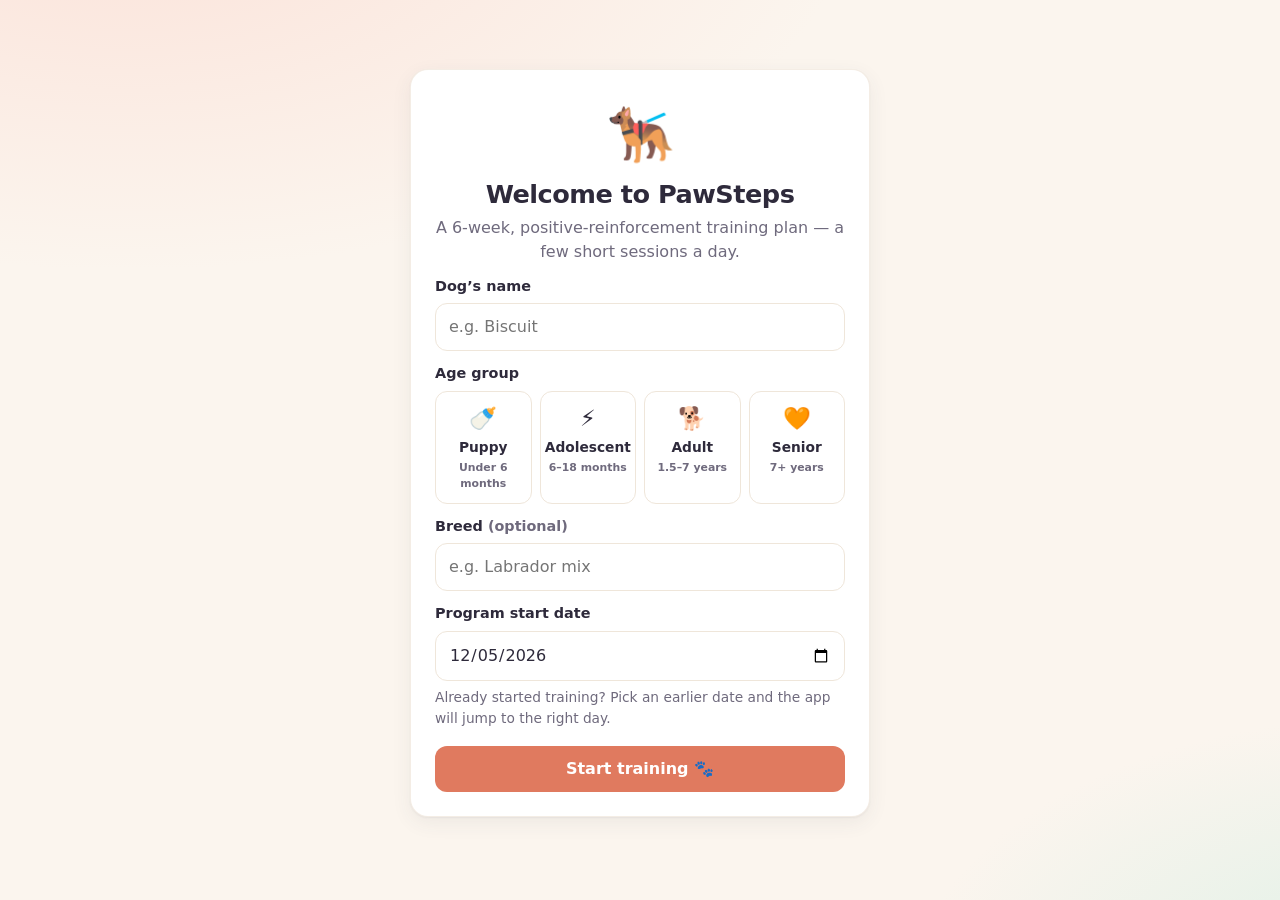
<file: index.html>
<!DOCTYPE html>
<html lang="en">
<head>
<meta charset="utf-8">
<meta name="viewport" content="width=device-width, initial-scale=1, viewport-fit=cover">
<meta name="theme-color" content="#FBF5EE">
<meta name="mobile-web-app-capable" content="yes">
<meta name="apple-mobile-web-app-capable" content="yes">
<meta name="apple-mobile-web-app-status-bar-style" content="default">
<meta name="apple-mobile-web-app-title" content="PawSteps">
<title>PawSteps · Daily Dog Training</title>
<link rel="manifest" href="./manifest.webmanifest">
<link rel="icon" href="data:image/svg+xml,%3Csvg xmlns='http://www.w3.org/2000/svg' viewBox='0 0 100 100'%3E%3Ctext y='.9em' font-size='90'%3E%F0%9F%90%BE%3C/text%3E%3C/svg%3E">
<link rel="icon" type="image/png" sizes="192x192" href="./icon-192.png">
<link rel="icon" type="image/png" sizes="512x512" href="./icon-512.png">
<link rel="apple-touch-icon" href="./apple-touch-icon.png">
<style>
:root{
  --bg:#FBF5EE; --card:#FFFFFF; --ink:#2E2A3B; --muted:#6F6A7D; --line:#EFE6DA;
  --primary:#E07A5F; --primary-d:#C9603F; --primary-l:#FBE3DA;
  --green:#5FA383; --green-l:#DDF0E6; --amber:#F2B45A; --amber-l:#FCEBCF;
  --coral:#E36B6B; --coral-l:#FADADA; --navy:#3D405B; --sand:#F4ECE1;
  --radius:18px; --shadow:0 1px 2px rgba(61,64,91,.06),0 6px 20px rgba(61,64,91,.07);
  --font: ui-rounded,"SF Pro Rounded","Nunito","Segoe UI",system-ui,-apple-system,Roboto,Helvetica,Arial,sans-serif;
}
*{box-sizing:border-box}
html{-webkit-text-size-adjust:100%}
body{margin:0;background:var(--bg);color:var(--ink);font-family:var(--font);font-size:16px;line-height:1.5;-webkit-tap-highlight-color:transparent}
button,input,select,textarea{font:inherit;color:inherit}
button{cursor:pointer}
h1,h2,h3,h4{line-height:1.2;margin:0}
a{color:var(--primary-d)}
[hidden]{display:none!important}
.sr-only{position:absolute;width:1px;height:1px;overflow:hidden;clip:rect(0 0 0 0);white-space:nowrap}

/* Layout */
.app{min-height:100vh;padding-bottom:92px}
.topbar{position:sticky;top:0;z-index:20;background:rgba(251,245,238,.92);backdrop-filter:blur(10px);-webkit-backdrop-filter:blur(10px);border-bottom:1px solid var(--line)}
.topbar-inner{max-width:1120px;margin:0 auto;display:flex;align-items:center;gap:12px;padding:10px 16px}
.brand{display:flex;align-items:center;gap:8px;font-weight:800;font-size:1.05rem;letter-spacing:-.01em}
.brand .logo{width:34px;height:34px;border-radius:11px;background:var(--primary);display:grid;place-items:center;font-size:19px;box-shadow:0 3px 10px rgba(224,122,95,.35)}
.brand small{display:block;font-weight:600;color:var(--muted);font-size:.75rem;margin-top:-2px}
.streak-pill{margin-left:auto;display:flex;align-items:center;gap:4px;background:var(--amber-l);color:#8a5a12;font-weight:800;border-radius:999px;padding:5px 11px;font-size:.88rem}
.main{max-width:1120px;margin:0 auto;padding:16px}

/* Nav */
.nav{position:fixed;bottom:0;left:0;right:0;z-index:30;background:#fff;border-top:1px solid var(--line);display:flex;justify-content:space-around;padding:6px 4px calc(6px + env(safe-area-inset-bottom));box-shadow:0 -4px 20px rgba(61,64,91,.06)}
.nav button{flex:1;background:none;border:0;display:flex;flex-direction:column;align-items:center;gap:1px;padding:6px 2px;border-radius:12px;color:var(--muted);font-size:.72rem;font-weight:700}
.nav button .ic{font-size:1.35rem;line-height:1;filter:grayscale(.6);opacity:.8;transition:transform .15s}
.nav button.active{color:var(--primary-d);background:var(--primary-l)}
.nav button.active .ic{filter:none;opacity:1;transform:translateY(-1px)}
.topnav{display:none}
@media (min-width:900px){
  .app{padding-bottom:30px}
  .nav{display:none}
  .topnav{display:flex;gap:4px;margin-left:24px}
  .topnav button{background:none;border:0;padding:8px 14px;border-radius:999px;font-weight:700;color:var(--muted);display:flex;gap:6px;align-items:center}
  .topnav button:hover{background:var(--sand)}
  .topnav button.active{background:var(--primary);color:#fff}
  .main{padding:24px}
}

/* Cards & generic */
.card{background:var(--card);border-radius:var(--radius);box-shadow:var(--shadow);padding:18px;margin-bottom:14px;border:1px solid rgba(239,230,218,.7)}
.card h3{font-size:1.02rem;margin-bottom:10px;display:flex;align-items:center;gap:8px}
.card h3 .h-ic{font-size:1.1rem}
.muted{color:var(--muted)}
.small{font-size:.86rem}
.row{display:flex;gap:10px;align-items:center;flex-wrap:wrap}
.spacer{flex:1}
.chip{display:inline-flex;align-items:center;gap:5px;padding:4px 10px;border-radius:999px;background:var(--sand);font-size:.8rem;font-weight:700;color:var(--navy);white-space:nowrap}
.chip.p{background:var(--primary-l);color:var(--primary-d)}
.chip.g{background:var(--green-l);color:#2f7255}
.chip.a{background:var(--amber-l);color:#8a5a12}
.btn{border:0;border-radius:12px;padding:11px 16px;font-weight:800;background:var(--primary);color:#fff;display:inline-flex;align-items:center;justify-content:center;gap:6px;transition:transform .08s,background .15s;min-height:44px}
.btn:hover{background:var(--primary-d)}
.btn:active{transform:scale(.97)}
.btn.sec{background:var(--sand);color:var(--navy)}
.btn.sec:hover{background:#ece1d2}
.btn.ghost{background:transparent;color:var(--navy);border:1.5px solid var(--line)}
.btn.ghost:hover{background:var(--sand)}
.btn.green{background:var(--green)}
.btn.green:hover{background:#4c8c6e}
.btn.danger{background:var(--coral)}
.btn.sm{padding:7px 12px;min-height:36px;font-size:.88rem;border-radius:10px}
.btn.block{width:100%}
.btn[disabled]{opacity:.45;cursor:not-allowed}
.icon-btn{width:44px;height:44px;border-radius:14px;border:1.5px solid var(--line);background:#fff;display:grid;place-items:center;font-size:1.2rem;font-weight:800;color:var(--navy)}
.icon-btn:disabled{opacity:.35}
input[type=text],input[type=date],input[type=search],select,textarea,input[type=number]{width:100%;border:1.5px solid var(--line);border-radius:12px;padding:11px 13px;background:#fff;outline:none;transition:border-color .15s,box-shadow .15s;min-height:46px}
input:focus,select:focus,textarea:focus{border-color:var(--primary);box-shadow:0 0 0 3px var(--primary-l)}
textarea{min-height:96px;resize:vertical}
label.f{display:block;font-weight:700;font-size:.9rem;margin:12px 0 6px}
.seg{display:grid;grid-template-columns:repeat(4,1fr);gap:8px}
.seg button{border:1.5px solid var(--line);background:#fff;border-radius:12px;padding:10px 4px;font-weight:700;font-size:.86rem;display:flex;flex-direction:column;align-items:center;gap:2px}
.seg button .e{font-size:1.4rem}
.seg button.on{border-color:var(--primary);background:var(--primary-l);color:var(--primary-d)}

/* Onboarding */
.onb{min-height:100vh;display:grid;place-items:center;padding:20px;background:radial-gradient(1200px 600px at 10% -10%,#FBE3DA 0,transparent 60%),radial-gradient(900px 500px at 110% 110%,#DDF0E6 0,transparent 55%),var(--bg)}
.onb .card{max-width:460px;width:100%;padding:24px}
.onb .hero-emoji{font-size:54px;text-align:center;margin-bottom:4px}
.onb h1{text-align:center;font-size:1.6rem;letter-spacing:-.02em}
.onb p.lead{text-align:center;color:var(--muted);margin:6px 0 10px}

/* Today */
.day-hero{background:var(--phase,#E07A5F);background:linear-gradient(135deg,var(--phase,#E07A5F) 0%,var(--phase2,#B0563F) 100%);color:#fff;border-radius:22px;padding:18px;box-shadow:0 10px 30px rgba(61,64,91,.18);margin-bottom:14px;position:relative;overflow:hidden}
.day-hero::after{content:"🐾";position:absolute;right:-8px;bottom:-22px;font-size:110px;opacity:.12;transform:rotate(-18deg);pointer-events:none}
.day-hero .nav-row{display:flex;align-items:center;gap:10px}
.day-hero .icon-btn{background:rgba(255,255,255,.18);border-color:rgba(255,255,255,.28);color:#fff;flex:none}
.day-hero .icon-btn:disabled{opacity:.3}
.day-hero .kicker{font-size:.8rem;font-weight:800;text-transform:uppercase;letter-spacing:.06em;opacity:.9}
.day-hero h1{font-size:1.45rem;letter-spacing:-.02em;margin-top:2px}
.day-hero .center{flex:1;text-align:center;min-width:0}
.day-hero .lesson{margin-top:14px;display:flex;gap:12px;align-items:flex-start;position:relative;z-index:1}
.day-hero .lesson .big{font-size:2.1rem;width:56px;height:56px;border-radius:16px;background:rgba(255,255,255,.2);display:grid;place-items:center;flex:none}
.day-hero h2{font-size:1.25rem;letter-spacing:-.01em}
.day-hero p{margin:4px 0 0;opacity:.95;font-size:.95rem}
.day-hero .chips{display:flex;gap:6px;flex-wrap:wrap;margin-top:12px;position:relative;z-index:1}
.day-hero .chip{background:rgba(255,255,255,.2);color:#fff}
.today-link{display:block;margin:10px auto 0;background:rgba(255,255,255,.95);color:var(--navy);border:0;border-radius:999px;padding:6px 14px;font-weight:800;font-size:.85rem;position:relative;z-index:1}
.banner{border-radius:14px;padding:12px 14px;font-size:.92rem;margin-bottom:14px;display:flex;gap:10px;align-items:flex-start}
.banner.info{background:#E8EEF9;color:#2f3e66}
.banner.warm{background:var(--amber-l);color:#6d4610}
.banner.good{background:var(--green-l);color:#235a42}
.today-grid{display:grid;gap:0}
@media (min-width:900px){
  .today-grid{grid-template-columns:minmax(0,1fr) 370px;grid-template-rows:auto 1fr;grid-template-areas:'main top' 'main bot';column-gap:20px;align-items:start}
  .t-main{grid-area:main}.t-top{grid-area:top}.t-bot{grid-area:bot}
}
.sessions{display:grid;grid-template-columns:repeat(var(--n,3),1fr);gap:10px}
.sess{border:2px dashed #E3D6C5;background:#FFFCF8;border-radius:16px;padding:12px 6px;display:flex;flex-direction:column;align-items:center;gap:4px;font-weight:800;color:var(--muted);transition:all .15s;min-height:84px;justify-content:center}
.sess .box{width:30px;height:30px;border-radius:10px;border:2px solid #D9C9B4;display:grid;place-items:center;font-size:1rem;background:#fff;color:transparent;transition:all .15s}
.sess.done{border-style:solid;border-color:var(--green);background:var(--green-l);color:#2f7255}
.sess.done .box{background:var(--green);border-color:var(--green);color:#fff}
.sess small{font-weight:600;font-size:.72rem}
.meter{height:10px;background:var(--sand);border-radius:99px;overflow:hidden}
.meter > i{display:block;height:100%;background:linear-gradient(90deg,var(--primary),var(--amber));border-radius:99px;transition:width .4s}
.meter.g > i{background:linear-gradient(90deg,var(--green),#8fcfae)}

/* Timer */
.timer{display:flex;align-items:center;gap:16px}
.ring{position:relative;width:118px;height:118px;flex:none}
.ring svg{transform:rotate(-90deg)}
.ring .t{position:absolute;inset:0;display:grid;place-items:center;font-size:1.65rem;font-weight:800;font-variant-numeric:tabular-nums;letter-spacing:-.02em}
.ring .t small{display:block;font-size:.68rem;color:var(--muted);font-weight:700;text-align:center;letter-spacing:0;margin-top:-4px}
.timer-ctrls{display:flex;flex-direction:column;gap:8px;flex:1;min-width:0}
.timer-ctrls .row{gap:6px;flex-wrap:nowrap}
.timer-ctrls .row .btn{flex:1;padding-left:4px;padding-right:4px;white-space:nowrap;font-size:.84rem}
.timer.finished .ring .t{color:var(--green)}
@keyframes pulse{0%,100%{transform:scale(1)}50%{transform:scale(1.04)}}
.timer.finished .ring{animation:pulse 1s ease-in-out 3}

/* Lesson content */
.steps{list-style:none;padding:0;margin:0;counter-reset:s}
.steps li{counter-increment:s;position:relative;padding:0 0 14px 44px}
.steps li::before{content:counter(s);position:absolute;left:0;top:-2px;width:30px;height:30px;border-radius:50%;background:var(--primary-l);color:var(--primary-d);font-weight:800;display:grid;place-items:center;font-size:.9rem}
.steps li:not(:last-child)::after{content:"";position:absolute;left:14px;top:30px;bottom:2px;width:2px;background:var(--primary-l)}
.ticks{list-style:none;padding:0;margin:0}
.ticks li{padding:4px 0 4px 28px;position:relative}
.ticks li::before{content:"✅";position:absolute;left:0;top:4px;font-size:.95rem}
.ticks.warn li::before{content:"⚠️"}
.need{display:flex;flex-wrap:wrap;gap:6px}
.need .chip{background:#F7F1E8;font-weight:600;white-space:normal}
.levelup{background:linear-gradient(135deg,#FFF6E6,#FDEBDD);border:1px solid #F6DDBF}
.age-tip{background:#F1EEF8;color:#433a63;border-radius:14px;padding:12px 14px;font-size:.9rem;margin-bottom:14px}
.skill-tags{display:flex;gap:6px;flex-wrap:wrap}

/* Rating */
.rating{display:grid;grid-template-columns:repeat(3,1fr);gap:8px}
.rating button{border:1.5px solid var(--line);background:#fff;border-radius:14px;padding:10px 4px;display:flex;flex-direction:column;align-items:center;font-weight:700;font-size:.82rem;gap:2px}
.rating button .e{font-size:1.6rem}
.rating button.on[data-v="1"]{border-color:var(--coral);background:var(--coral-l);color:#a23c3c}
.rating button.on[data-v="2"]{border-color:var(--amber);background:var(--amber-l);color:#8a5a12}
.rating button.on[data-v="3"]{border-color:var(--green);background:var(--green-l);color:#2f7255}
.saved{font-size:.78rem;color:var(--green);font-weight:700;opacity:0;transition:opacity .3s}
.saved.show{opacity:1}

/* Heatmap */
.heat{max-width:560px;display:grid;grid-template-columns:auto repeat(7,1fr);gap:6px;align-items:center}
.heat .wk{font-size:.72rem;font-weight:800;color:var(--muted);padding-right:4px;white-space:nowrap}
.cell{aspect-ratio:1;border-radius:10px;border:0;background:#F1EADF;font-size:.8rem;font-weight:800;color:#9a8f80;display:grid;place-items:center;position:relative;padding:0;min-width:0}
.cell.done{background:var(--green);color:#fff}
.cell.partial{background:var(--amber);color:#fff}
.cell.struggled{background:var(--coral);color:#fff}
.cell.missed{background:#fff;border:1.5px dashed #D9CBB8}
.cell.today{box-shadow:0 0 0 3px var(--bg),0 0 0 5px var(--navy)}
.cell.viewing{outline:2px solid var(--primary);outline-offset:2px}
.cell .tag{position:absolute;top:-6px;right:-5px;font-size:.7rem;line-height:1}
.legend{display:flex;flex-wrap:wrap;gap:10px;margin-top:12px;font-size:.78rem;color:var(--muted);font-weight:600}
.legend span{display:inline-flex;align-items:center;gap:5px}
.legend i{width:14px;height:14px;border-radius:4px;display:inline-block;background:#F1EADF}

/* Stats */
.stats{display:grid;grid-template-columns:repeat(2,1fr);gap:10px;margin-bottom:14px}
@media (min-width:700px){.stats{grid-template-columns:repeat(4,1fr)}}
.stat{background:#fff;border-radius:16px;padding:14px;box-shadow:var(--shadow);border:1px solid rgba(239,230,218,.7)}
.stat .v{font-size:1.7rem;font-weight:800;letter-spacing:-.02em;line-height:1.1}
.stat .l{font-size:.8rem;color:var(--muted);font-weight:700}
.stat .e{font-size:1.25rem;float:right}
.two-col{display:grid;gap:0}
@media (min-width:900px){.two-col{grid-template-columns:1fr 1fr;gap:18px;align-items:start}}

/* Program list */
.week{margin-bottom:14px}
.week-head{display:flex;align-items:center;gap:10px;margin:18px 2px 8px}
.week-head .num{width:36px;height:36px;border-radius:12px;color:#fff;display:grid;place-items:center;font-weight:800;flex:none}
.week-head h3{font-size:1.02rem}
.day-row{display:flex;align-items:center;gap:12px;width:100%;text-align:left;background:#fff;border:1px solid rgba(239,230,218,.9);border-radius:14px;padding:10px 12px;margin-bottom:6px;box-shadow:0 1px 2px rgba(61,64,91,.04)}
.day-row:hover{border-color:#e6d6c2}
.day-row .dn{width:40px;flex:none;text-align:center;font-weight:800;color:var(--muted);font-size:.72rem;line-height:1.1}
.day-row .dn b{display:block;font-size:1.1rem;color:var(--ink)}
.day-row .em{font-size:1.4rem;flex:none}
.day-row .tt{flex:1;min-width:0}
.day-row .tt b{display:block;font-size:.95rem;line-height:1.25;margin-bottom:2px}
.day-row .tt span{font-size:.78rem;color:var(--muted)}
.status{font-size:.72rem;font-weight:800;padding:3px 8px;border-radius:999px;flex:none;background:var(--sand);color:var(--muted)}
.status.done{background:var(--green-l);color:#2f7255}
.status.partial{background:var(--amber-l);color:#8a5a12}
.status.struggled{background:var(--coral-l);color:#a23c3c}
.status.today{background:var(--navy);color:#fff}
.day-row.is-today{border:2px solid var(--navy)}

/* Skills */
.skill-row{display:flex;align-items:center;gap:10px;padding:10px 0;border-bottom:1px solid var(--line)}
.skill-row:last-child{border-bottom:0}
.skill-row .em{font-size:1.35rem;width:38px;height:38px;border-radius:12px;background:var(--sand);display:grid;place-items:center;flex:none}
.skill-row .nm{flex:1;min-width:0}
.skill-row .nm b{display:block;font-size:.95rem}
.skill-row .nm span{font-size:.76rem;color:var(--muted)}
.mbtn{border:1.5px solid var(--line);background:#fff;border-radius:999px;padding:6px 10px;font-weight:800;font-size:.78rem;white-space:nowrap;min-height:34px}
.mbtn.on{background:var(--green);border-color:var(--green);color:#fff}
.filters{display:flex;gap:6px;overflow-x:auto;padding:2px 0 8px;margin:10px 0 4px;scrollbar-width:none}
.filters::-webkit-scrollbar{display:none}
.filters button{border:1.5px solid var(--line);background:#fff;border-radius:999px;padding:7px 13px;font-weight:700;font-size:.84rem;white-space:nowrap}
.filters button.on{background:var(--navy);border-color:var(--navy);color:#fff}
details.lib{background:#fff;border-radius:var(--radius);box-shadow:var(--shadow);margin-bottom:10px;border:1px solid rgba(239,230,218,.7);overflow:hidden}
details.lib > summary{list-style:none;display:flex;align-items:center;gap:12px;padding:14px 16px;cursor:pointer}
details.lib > summary::-webkit-details-marker{display:none}
details.lib > summary .em{font-size:1.5rem;width:46px;height:46px;border-radius:14px;background:var(--sand);display:grid;place-items:center;flex:none}
details.lib > summary .nm{flex:1;min-width:0}
details.lib > summary .nm b{display:block}
details.lib > summary .nm span{font-size:.82rem;color:var(--muted);display:block}
details.lib > summary .chev{transition:transform .2s;color:var(--muted);font-weight:800}
details.lib[open] > summary .chev{transform:rotate(90deg)}
.lib-body{padding:0 16px 16px}
.lib-day{border-top:1px solid var(--line);padding-top:12px;margin-top:12px}
.lib-day h4{font-size:.95rem;margin-bottom:6px;display:flex;align-items:center;gap:8px;flex-wrap:wrap}
.lib-day .sub{font-weight:800;font-size:.82rem;color:var(--navy);margin:10px 0 4px;text-transform:uppercase;letter-spacing:.04em}
.lib-day ol{margin:0;padding-left:20px}
.lib-day ol li{margin-bottom:4px}
.basics{display:grid;gap:10px}
@media (min-width:700px){.basics{grid-template-columns:1fr 1fr}}
.basics div{background:#FFFCF8;border:1px solid var(--line);border-radius:12px;padding:10px 12px;font-size:.88rem}
.basics b{display:block;margin-bottom:2px}
.empty{text-align:center;color:var(--muted);padding:24px}

/* Journal */
.journal-item{border-left:3px solid var(--primary-l);padding:4px 0 4px 12px;margin-bottom:12px}
.journal-item b{font-size:.88rem}
.journal-item p{margin:2px 0 0;font-size:.9rem;white-space:pre-wrap;word-wrap:break-word}

/* Toast */
.toast{position:fixed;left:50%;bottom:96px;transform:translateX(-50%) translateY(20px);background:var(--navy);color:#fff;padding:11px 18px;border-radius:14px;font-weight:700;box-shadow:0 10px 30px rgba(0,0,0,.2);opacity:0;pointer-events:none;transition:all .25s;z-index:60;max-width:calc(100% - 32px);text-align:center;font-size:.92rem}
.toast.show{opacity:1;transform:translateX(-50%) translateY(0)}
@media (min-width:900px){.toast{bottom:30px}}
.confetti{position:fixed;inset:0;pointer-events:none;z-index:70;overflow:hidden}
.confetti span{position:absolute;top:-40px;font-size:24px;animation:fall 1.8s ease-in forwards}
@keyframes fall{to{transform:translateY(110vh) rotate(540deg);opacity:.8}}
.page-title{font-size:1.5rem;letter-spacing:-.02em;margin:4px 2px 4px}
.page-sub{color:var(--muted);margin:0 2px 14px}
.ring-big{display:flex;align-items:center;gap:18px}
.footer-note{text-align:center;color:var(--muted);font-size:.78rem;margin:24px 0 8px}
@media (prefers-reduced-motion:reduce){*{animation:none!important;transition:none!important}}

</style>
</head>
<body>
<div id="app"></div>
<noscript><p style="padding:20px;font-family:sans-serif">PawSteps needs JavaScript enabled to run.</p></noscript>
<script>
/* ===================== PROGRAM CONTENT ===================== */
const SKILLS = [
  {id:"marker", name:"Marker Word / Clicker", emoji:"🔔", cat:"Foundations", cue:"“Yes!” or click",
   summary:"A unique sound that tells {dog} “that exact thing you just did earns a reward.”",
   why:"A marker lets you pinpoint the precise moment {dog} gets it right, which makes learning faster and clearer than praise alone."},
  {id:"name", name:"Name Recognition", emoji:"📛", cat:"Foundations", cue:"{dog}’s name",
   summary:"Hearing their name means “look at me — good things happen.”",
   why:"A fast, happy head-turn to their name is the starting point for every other cue and for calling {dog} away from trouble."},
  {id:"focus", name:"Eye Contact & Focus", emoji:"👀", cat:"Foundations", cue:"“Look” (and voluntary check-ins)",
   summary:"Offering and holding soft eye contact, and checking in with you on their own.",
   why:"Attention is the gateway skill: a dog who checks in with you is ready to listen and easier to guide around distractions."},
  {id:"touch", name:"Hand Target (Touch)", emoji:"✋", cat:"Foundations", cue:"“Touch”",
   summary:"Bumping their nose into your open palm on cue.",
   why:"Touch is an easy, upbeat way to move {dog} anywhere — off the couch, past a distraction, or back to you — without pulling or pushing."},
  {id:"sit", name:"Sit", emoji:"🪑", cat:"Foundations", cue:"“Sit” + raised palm",
   summary:"Rear on the floor until released.",
   why:"Sit is a simple, polite default — a way to ‘say please’ for meals, doors, and greetings."},
  {id:"down", name:"Down", emoji:"⬇️", cat:"Foundations", cue:"“Down” + flat palm toward floor",
   summary:"Lying down with elbows on the floor until released.",
   why:"Down is a calmer, more stable position — the base for settling, longer stays, and relaxing in public."},
  {id:"recall", name:"Come (Recall)", emoji:"🏃", cat:"Life Skills", cue:"“{dog}, come!” (or “Here!”)",
   summary:"Running straight back to you, every time, when called.",
   why:"A reliable recall is one of the most important safety skills a dog can have — and it gives {dog} more freedom."},
  {id:"leaveit", name:"Leave It", emoji:"🚫", cat:"Impulse Control", cue:"“Leave it”",
   summary:"Turning away from something they want, and getting rewarded for it.",
   why:"Leave it protects {dog} from dropped medication, trash, and other hazards, and builds self-control."},
  {id:"dropit", name:"Drop It", emoji:"🦴", cat:"Impulse Control", cue:"“Drop”",
   summary:"Happily letting go of whatever is in their mouth.",
   why:"Drop it keeps {dog} safe when they pick up something dangerous and keeps games of tug fun and fair — without chasing or prying."},
  {id:"lll", name:"Loose-Leash Walking", emoji:"🦮", cat:"Life Skills", cue:"“Let’s go” / “This way!”",
   summary:"Walking near you with a relaxed, J-shaped leash.",
   why:"Pulling is uncomfortable and stressful for both ends of the leash. Loose-leash walks are safer, calmer, and more fun."},
  {id:"stay", name:"Stay (3 Ds)", emoji:"🧘", cat:"Impulse Control", cue:"“Stay” + flat palm, released with “Free!”",
   summary:"Holding a position until released, built through Duration, Distance and Distraction.",
   why:"Stay keeps {dog} safe and in place — while you open the door, unload groceries, or a guest comes in."},
  {id:"place", name:"Place / Mat", emoji:"🛏️", cat:"Calm & Comfort", cue:"“Place”",
   summary:"Going to a mat or bed and lying down there until released.",
   why:"Place gives {dog} a clear job when life gets busy — doorbells, dinner time, guests — instead of jumping or begging."},
  {id:"wait", name:"Wait at Doors", emoji:"🚪", cat:"Impulse Control", cue:"“Wait”",
   summary:"Pausing at doors, gates and thresholds until invited through.",
   why:"Waiting at doors prevents door-dashing, one of the most common ways dogs get lost or hurt."},
  {id:"settle", name:"Settle / Calm", emoji:"😌", cat:"Calm & Comfort", cue:"“Settle”",
   summary:"Relaxing and switching off — at home and out in the world.",
   why:"Calm is a skill that can be practiced. Dogs who can settle cope better with busy homes, vet visits, cafés and travel."},
  {id:"greet", name:"Polite Greetings", emoji:"👋", cat:"Life Skills", cue:"Four paws on the floor (or “Sit”) to say hi",
   summary:"Greeting people with all four paws on the floor instead of jumping.",
   why:"Jumping is natural — dogs want to say hi up close — but it can knock over kids and older adults. We teach a better way to get attention."},
  {id:"crate", name:"Crate & Alone-Time Comfort", emoji:"🏠", cat:"Calm & Comfort", cue:"“Bedtime” / “Crate”",
   summary:"Feeling safe and relaxed in a crate or safe area, and being home alone.",
   why:"Being comfortable alone and in a crate makes vet stays, travel, and everyday life far less stressful for {dog}."},
  {id:"spin", name:"Spin", emoji:"🌀", cat:"Tricks", cue:"“Spin” + circling finger",
   summary:"Turning a full circle on cue.",
   why:"Tricks are a fun, low-pressure way to build your communication — and a great confidence booster."},
  {id:"paw", name:"Shake / Paw", emoji:"🐾", cat:"Tricks", cue:"“Paw” or “Shake”",
   summary:"Placing a paw in your open hand.",
   why:"A classic crowd-pleaser that also helps {dog} get comfortable having their paws handled (useful for nail trims!)."},
  {id:"rollover", name:"Roll Over", emoji:"🔄", cat:"Tricks", cue:"“Roll over” + rolling hand motion",
   summary:"Rolling all the way over from a down.",
   why:"A multi-step trick that teaches you to break a behavior into small pieces — and it’s just plain fun."}
];

const PHASES = [
  {week:1, name:"Foundations", tag:"Focus & communication", color:"#E07A5F"},
  {week:2, name:"Everyday Life Skills", tag:"Recall, leash & self-control", color:"#E59A4B"},
  {week:3, name:"Building Self-Control", tag:"Doors, mats & greetings", color:"#6FA58A"},
  {week:4, name:"Proofing the 3 Ds", tag:"Duration, distance, distraction", color:"#4F8A7A"},
  {week:5, name:"Combining Skills", tag:"Real distractions & tricks", color:"#6C7AA6"},
  {week:6, name:"Real-World Ready", tag:"Field trips & graduation", color:"#9C6EA3"}
];

const AGE_NOTES = {
  puppy:"🐶 Puppy tip: keep sessions to 1–3 minutes, train after a nap (not when overtired), and always end on a success. Use soft surfaces, skip repetitive jumping, and make new experiences safe and positive — socialization is time-sensitive.",
  adolescent:"🧑‍🎤 Adolescent tip: dogs between about 6 and 18 months often seem to ‘forget’ skills — that’s normal brain development, not defiance. Lower your criteria in new places, use your best treats, and meet {dog}’s exercise and sniffing needs before you train.",
  adult:"🐕 Adult tip: adult dogs learn new skills just as well as puppies. If a cue word has a bad history (like a “Come!” that’s been yelled), simply pick a fresh word.",
  senior:"🦳 Senior tip: keep sessions short and low-impact, train on soft, non-slip surfaces, and skip or modify roll over and anything with jumping. Ask your vet about pain — discomfort can look like ‘stubbornness’. Use small, soft treats and watch daily calories."
};

const BASICS = [
  ["Use tiny, tasty treats","Pea-sized, soft, smelly treats (chicken, cheese, commercial training treats) keep sessions moving. Use part of {dog}’s daily food allowance to avoid weight gain."],
  ["Mark, then treat","Say your marker (“Yes!”) at the exact moment {dog} does the right thing, then deliver the treat within a second or two."],
  ["Short and sweet","Several 3–5 minute sessions beat one long one. Stop while {dog} is still keen."],
  ["Say cues once","Repeating a cue teaches {dog} to wait for the third ask. If they don’t respond, make it easier rather than louder."],
  ["Make it easier, not harder","If {dog} struggles twice in a row, lower your criteria — less distance, less time, a quieter room."],
  ["Change one thing at a time","When you add distance, keep duration and distraction easy (and vice versa)."],
  ["No punishment","Skip leash pops, yelling, spray bottles, ‘alpha rolls’ and shock/prong collars. Reward what you want, manage what you don’t."],
  ["Watch for stress","Yawning, lip-licking, turning away, whale eye, or refusing food mean {dog} is uncomfortable. Take a break or make things easier."],
  ["Get help when needed","For growling, guarding, lunging, or panic when alone, consult a certified force-free trainer (e.g. CPDT-KA, KPA-CTP) or a veterinary behaviorist."]
];

const T = "Tiny soft treats (pea-sized)", POUCH="Treat pouch or pocket", CLICK="Clicker (optional)", LEASH="4–6 ft flat leash", HARN="Well-fitted harness", MAT="Mat, towel or dog bed", QUIET="Quiet room";
const DAYS = [];

DAYS.push(
{skill:"marker", title:"Charge Your Marker Word", goal:"Teach {dog} that “Yes!” (or a click) always means a treat is coming.",
 why:"Your marker is how you’ll talk to {dog} for the rest of the program. Once it predicts food, it becomes a powerful “that’s it!” signal that makes every new skill faster to learn.",
 need:[T,POUCH,CLICK,QUIET], sessions:3, minutes:3, reps:"10–15 reps per session",
 steps:["Prepare 15–20 tiny, soft treats and sit or stand in a quiet room with {dog}.","Say “Yes!” in a bright, consistent tone (or click once), then give a treat within 1–2 seconds.","Keep your hands still until AFTER the marker. The word — not your hand moving to the treat pouch — should be what predicts food.","Repeat 10–15 times at random intervals, whether {dog} is looking at you or not. {dog} doesn’t have to do anything yet.","Test it: when {dog} is mildly distracted (sniffing the floor), say “Yes!”. A quick head-whip toward you means the marker is charged."],
 success:["{dog} turns toward you immediately when they hear the marker, 4 out of 5 times.","{dog} looks expectant (perks up, looks at your hands or face) as soon as you mark."],
 mistakes:["Reaching for treats before saying the marker — the hand movement becomes the signal instead.","Using “Yes” in everyday conversation. If that’s hard for your household, choose a unique word like “Yip!” or use a clicker.","Marking without paying. Every marker = a treat, even if you marked by accident.","Shouting the marker. A clear, happy, normal voice is best."],
 levelUp:"Charge the marker in two other rooms, or charge a clicker as a second marker."},
{skill:"name", title:"The Name Game", goal:"{dog} whips their head toward you every time they hear their name.",
 why:"Their name is your attention-getter. If it reliably means ‘look at me, good things happen’, you can interrupt and redirect {dog} before you need any other cue.",
 need:[T,POUCH,QUIET], sessions:3, minutes:3, reps:"10 reps per session",
 steps:["Start close to {dog} in a quiet room, when they’re not busy with something else.","Say {dog}’s name once, in a happy voice.","The instant {dog} looks at you, mark “Yes!” and treat.","If they don’t look within 2 seconds, make a kissy noise or crouch down — don’t repeat the name. Mark and treat when they look.","Wait until {dog} looks away, then repeat. As they improve, say the name while you’re a few steps away or while they’re sniffing a toy."],
 success:["{dog} turns their head toward you within 1 second, 8 out of 10 times in a quiet room."],
 mistakes:["Repeating the name over and over — this teaches {dog} to tune you out.","Using their name when scolding or before unpleasant things (bath, nail trims). Go get {dog} instead.","Jumping to hard situations (squirrels!) too early. Build the habit in easy places first."],
 levelUp:"Say {dog}’s name from another room — reward when they come find you."},
{skill:"focus", title:"Eye Contact & Check-Ins", goal:"{dog} offers and holds soft eye contact for 3 seconds, even with food in view.",
 why:"Eye contact is the foundation of focus. A dog who checks in on their own is a dog who’s ready to listen — especially around distractions later on.",
 need:[T,POUCH,QUIET], sessions:3, minutes:4, reps:"8–10 reps per session",
 steps:["Hold a treat in your hand, out to the side at arm’s length. {dog} will probably stare at it — that’s fine. Stay silent and still.","Wait. The moment {dog} glances from the treat to your face, mark “Yes!” and give the treat.","Repeat until {dog} looks at your face quickly. Then wait for 1 second of eye contact before marking, then 2, then 3.","Once it’s reliable, say “Look” just before you hold your hand out.","Throughout the day, mark and reward any time {dog} checks in with you on their own (capturing)."],
 success:["{dog} holds eye contact for 3 seconds while you hold a treat out to the side, 4 out of 5 times."],
 mistakes:["Staring hard or leaning over {dog} — some dogs find direct staring uncomfortable. Keep soft eyes and blink.","Luring the treat to your face every time instead of waiting for {dog} to figure it out.","Saying “look, look, look”. Silence helps {dog} think."],
 levelUp:"Build to 5 seconds, or practice with a mild distraction like a toy on the floor."},
{skill:"touch", title:"Hand Target (Touch)", goal:"{dog} bumps their nose into your open palm when you say “Touch”.",
 why:"Touch is a quick, happy behavior you can use to move {dog} anywhere — and it’s a great confidence builder because it’s so easy to get right.",
 need:[T,POUCH,CLICK], sessions:3, minutes:4, reps:"10 reps per session",
 steps:["Present a flat open palm 2–3 inches from {dog}’s nose, at nose height.","Most dogs sniff it. The moment their nose touches your palm, mark “Yes!” and treat from your OTHER hand.","Hide the target hand behind your back, then present it again. Only leave it out 2–3 seconds each time.","If {dog} doesn’t sniff, rub a little treat scent on your palm, or move it slightly away (movement attracts attention).","After 8 out of 10 successes, say “Touch” just before presenting your hand. Then move your hand left, right, higher, lower and a little farther away."],
 success:["{dog} bumps your hand on cue 8 out of 10 times, even when it’s 1–2 feet away."],
 mistakes:["Pushing your hand into {dog}’s nose — let them come to you.","Leaving the hand out too long, which makes it boring.","Rewarding licks or mouthing instead of a clear nose bump."],
 levelUp:"Walk backward and have {dog} follow your hand for 3 touches in a row."},
{skill:"sit", title:"Sit", goal:"{dog} sits on a verbal cue or hand signal — no food in your signaling hand.",
 why:"Sit is a polite default behavior. It’s the building block for waiting at doors, greeting people nicely, and ‘saying please’.",
 need:[T,POUCH,QUIET], sessions:3, minutes:4, reps:"10 reps per session",
 steps:["Hold a treat right at {dog}’s nose. Slowly move it up and slightly back over their head.","As their head goes up, their rear will go down. Mark “Yes!” the instant their rear touches the floor, then give the treat.","Release with “Free!” and toss a treat a step away so {dog} stands up again. Repeat 5 times with food in your hand.","Now use the same hand motion with an EMPTY hand, and deliver the treat from your other hand or pouch. This fades the lure.","When {dog} sits reliably for the empty-hand signal, say “Sit” once, pause a beat, then give the hand signal. Soon the word alone will work."],
 success:["{dog} sits on the verbal cue or hand signal with no food in your signaling hand, 4 out of 5 times in a quiet room."],
 mistakes:["Pushing {dog}’s rear down — it’s unpleasant and doesn’t teach them to do it themselves.","Holding the lure too high, so {dog} jumps up to reach it.","Keeping food in the signaling hand for too long. Fade it after about 5 reps.","Repeating “sit, sit, sit”."],
 levelUp:"Ask for a sit before meals and before you open the door to go outside."},
{skill:"down", title:"Down", goal:"{dog} lies down on a hand signal with an empty hand.",
 why:"Down is a calmer, more stable position — the base for settling, longer stays, and relaxing at a café or the vet.",
 need:[T,POUCH,"Rug or soft surface",QUIET], sessions:3, minutes:5, reps:"8–10 reps per session",
 steps:["Ask for a sit. Hold a treat at {dog}’s nose and slowly lower it straight down between their front paws.","Then slowly draw it along the floor away from them, making an ‘L’ shape. Mark “Yes!” the moment their elbows touch the floor, and treat on the floor between their paws.","If their rear pops up, just restart and go slower. You can also lure under your bent knee like a tunnel.","After about 5 lured reps, use the same motion with an empty hand and reward from your other hand.","Shrink the motion to a flat palm lowered toward the floor. Then add the word “Down” just before the hand signal."],
 success:["{dog} lies down on the hand signal with an empty hand, 4 out of 5 times."],
 mistakes:["Pushing on {dog}’s shoulders or pulling legs out — never needed.","Luring too fast. Slow and steady keeps their nose glued to your hand.","Marking late, after {dog} has already popped back up.","Practicing on cold, slippery floors — many dogs won’t lie down there."],
 levelUp:"‘Puppy push-ups’: sit → down → sit → down, rewarding every 2nd or 3rd position."},
{skill:null, review:true, skills:["marker","name","focus","touch","sit","down"], title:"Review Day: Week 1 Foundations", goal:"Check in on every week-1 skill and celebrate what {dog} has learned.",
 why:"Review days consolidate learning and show you which skills are solid and which need a little more practice before you build on them.",
 need:[T,POUCH,MAT], sessions:3, minutes:5, reps:"Mix all skills in each session",
 steps:["Warm up with 5 quick Name Game reps.","Do a rapid-fire round: 3 hand touches, 3 sits, 3 downs, and one 3-second ‘Look’. Reward every success.","Repeat the round in a different room — new places are harder, so be generous with rewards.","Note which skills felt shaky (slow responses, needed a lure). Spend an extra minute on those.","End with something {dog} loves: a game of tug, a sniff walk, or a chew."],
 success:["You can name {dog}’s strongest and weakest skills, and you’ve noted them below.","{dog} responds to name, touch, sit and down in two different rooms."],
 mistakes:["Turning review into a test and getting frustrated. If something’s rusty, just make it easier.","Long sessions — keep each one under 5 minutes."],
 levelUp:"Try each cue while you’re sitting in a chair instead of standing."}
);

DAYS.push(
{skill:"recall", title:"Come! Recall Basics", goal:"{dog} runs to you happily from across a quiet room on the first call.",
 why:"A reliable recall can save {dog}’s life. We build it as the best game in the world, so coming to you is always worth it.",
 need:["High-value treats (chicken, cheese)",POUCH,"A helper (optional)"], sessions:3, minutes:3, reps:"5–6 recalls per session",
 steps:["Pick a cue that has no bad history. If “Come” has been yelled a lot, choose “Here!” instead.","Charge the cue: with {dog} next to you, say “{dog}, come!” cheerfully and immediately give a treat at your feet. Repeat 5 times.","Back-up recall: when {dog} is a few feet away, call once, then clap and jog backwards. Mark “Yes!” as they reach you and give a jackpot — 3–5 treats one at a time.","Gently touch {dog}’s collar or harness before treating, so being caught is also a good thing.","Release with “Free!” to go back to playing — coming to you shouldn’t always end the fun. Gradually call from farther across the room."],
 success:["{dog} comes immediately from across a quiet room, 9 out of 10 times."],
 mistakes:["Calling {dog} for something unpleasant (bath, nail trim, leaving the park). Go get them instead.","Repeating the cue. Call once, then help with movement and noise.","Chasing {dog} — it turns into a game of keep-away.","Calling when you know they won’t come. Set up only recalls you’re confident will work."],
 levelUp:"Call {dog} from another room, or play ‘puppy ping-pong’ with a family member."},
{skill:"leaveit", title:"Leave It: The Closed Fist", goal:"{dog} turns away from a treat in your open palm when you say “Leave it”.",
 why:"Leave it is a life-saving skill for dropped pills, chicken bones and trash. It also teaches {dog} that self-control pays off.",
 need:["Two kinds of treats: a ‘boring’ one to leave and a better one to reward",POUCH], sessions:3, minutes:4, reps:"8–10 reps per session",
 steps:["Put a treat in a closed fist and hold it near {dog}. They’ll sniff, lick or paw — keep your fist closed and stay silent.","The moment {dog} backs off or looks away, mark “Yes!” and give a treat from your OTHER hand. Never give them the ‘leave it’ treat.","Repeat until {dog} immediately moves away from your fist.","Now say “Leave it” as you present the fist.","Progress to an open palm: if {dog} moves toward it, just close your hand. Reward from the other hand when they hold back."],
 success:["{dog} turns away from an open palm holding a treat when you say “Leave it”, 4 out of 5 times."],
 mistakes:["Giving {dog} the treat they were asked to leave — it teaches ‘leave it means wait a moment, then get it’.","Saying “leave it” repeatedly, or sternly. It’s just information.","Moving to the floor before the open palm is solid."],
 levelUp:"Place a treat on the floor and cover it with your hand. Reward when {dog} looks away from your hand."},
{skill:"dropit", title:"Drop It: The Trade Game", goal:"{dog} lets go of a toy when you say “Drop” — before they see the treat.",
 why:"Drop it is safer than prying things out of {dog}’s mouth. Because {dog} learns that letting go pays (and often gets the item back), they’re less likely to run off or guard things.",
 need:["A low-value toy","High-value treats",POUCH], sessions:3, minutes:4, reps:"6–8 trades per session",
 steps:["Offer a low-value toy and let {dog} play with it for a few seconds.","Put a high-value treat right at {dog}’s nose. As they open their mouth to take it, say “Drop”, then mark “Yes!” and give the treat.","Give the toy BACK. This is the secret — dropping doesn’t mean losing.","Repeat 5–8 times. Then say “Drop” first, wait 2 seconds, and only then show the treat.","In everyday life, trade up for anything {dog} picks up instead of chasing."],
 success:["{dog} drops a low-value toy on the verbal cue before seeing the treat, 4 out of 5 times."],
 mistakes:["Chasing {dog} to get things back — this teaches keep-away.","Prying their mouth open or grabbing the item.","Always taking the item away. Return it most of the time when it’s safe.","Using a treat that’s less exciting than the toy.","⚠️ If {dog} growls, freezes or guards items, stop and consult a force-free trainer or veterinary behaviorist."],
 levelUp:"Play tug and pause with a “Drop” every 20 seconds — restarting the game is the reward."},
{skill:"lll", title:"Loose-Leash Walking: The Reward Zone", goal:"{dog} walks 10 steps indoors beside you on a loose leash.",
 why:"Pulling is learned because it works — it gets dogs where they want to go. We teach that the spot next to your leg is where all the good stuff happens.",
 need:[LEASH,HARN,T,POUCH], sessions:3, minutes:5, reps:"Reward every 1–3 steps",
 steps:["Choose a side (left or right). The ‘reward zone’ is right next to your leg on that side.","Indoors, with the leash on and loose, take a step. When {dog} is beside you, mark “Yes!” and deliver the treat right at your leg seam, low down.","Walk a few steps, rewarding very often (every 1–2 steps at first) for being in the zone.","If {dog} forges ahead and the leash tightens, stop and ‘be a tree’. The moment the leash slackens or they look back, mark, treat at your side, and walk on.","Gradually increase the number of steps between rewards: 2, 3, 5, then 10."],
 success:["{dog} walks 10 steps indoors with a loose leash, 4 out of 5 tries."],
 mistakes:["Pulling back or jerking the leash — it creates tension and makes dogs pull harder.","Letting pulling work ‘just this once’.","Delivering treats out in front of you, which draws {dog} ahead.","Using a retractable leash, which teaches dogs that pulling extends the leash."],
 levelUp:"Practice in the backyard or driveway."},
{skill:"stay", title:"Stay, Part 1: Duration", goal:"{dog} holds a sit-stay for 15–20 seconds while you stand right in front of them.",
 why:"Stay is built with the 3 Ds — Duration, Distance and Distraction — one at a time. Today we work on duration only.",
 need:[T,POUCH,QUIET], sessions:3, minutes:5, reps:"8–10 stays per session",
 steps:["Teach a release word first: ask for a sit, say “Free!” and toss a treat a step away so {dog} gets up. Repeat 3 times — “Free!” means ‘you can move now’.","Ask for a sit. Say “Stay” with a flat palm toward {dog}, wait 1 second, mark “Yes!”, and give a treat while {dog} is still sitting. Then say “Free!”.","Build time in a ping-pong pattern: 2s, 3s, 1s, 5s, 3s, 8s, 2s, 10s… Varying it keeps it easy to succeed.","If {dog} gets up, calmly reset with no fuss, and make the next rep shorter.","Stay right in front of {dog} — no distance today. (Some trainers skip the word “Stay” and treat every cue as ‘hold it until released’. Both approaches work.)"],
 success:["{dog} holds a sit-stay for 15–20 seconds with you standing in front, 4 out of 5 times."],
 mistakes:["Rewarding after the release — the treat must come while {dog} is still in position.","Increasing time too quickly or always making it harder.","Forgetting to release, so {dog} learns to decide when stay ends.","Adding distance too soon."],
 levelUp:"Build to 30 seconds, or practice the same thing in a down."},
{skill:"crate", title:"Crate & Alone-Time Comfort", goal:"{dog} walks into the crate on their own and relaxes with a chew for 5 minutes, door closed, you nearby.",
 why:"A crate or safe space should feel like a cozy den, never a punishment. Gradual practice prevents stress and builds a dog who can relax when alone.",
 need:["Crate, pen or gated area","Soft bedding","Long-lasting chew or stuffed food toy",T], sessions:2, minutes:10, reps:"Short, relaxed reps",
 steps:["Make the crate cozy: soft bedding, in a living area, with the door secured open so it can’t swing and bang.","Toss treats near, then inside the crate. Let {dog} walk in and out freely — never push them in.","Feed a meal inside the crate with the door open.","Give a long-lasting chew in the crate and sit nearby. Close the door for a few seconds while they chew, and open it before they finish or fuss.","Build up to a few minutes with the door closed while you’re in the room, then step out of sight for a few seconds and return calmly. Keep departures and returns boring."],
 success:["{dog} goes in on their own and settles with a chew for 5 minutes, door closed, you in the room, with no distress."],
 mistakes:["Using the crate as punishment or a ‘time-out’.","Leaving {dog} too long too soon. If {dog} is crying or panicking, you’ve moved too fast — go back a step.","Making a big emotional fuss when you leave or come back.","Not every dog needs a crate — a gated room or pen works too. ⚠️ Drooling, destruction, howling or escape attempts when alone may be separation anxiety; talk to your vet or a certified separation anxiety trainer."],
 levelUp:"Step out of the room for 1–2 minutes while {dog} enjoys a chew."},
{skill:null, review:true, skills:["recall","leaveit","dropit","lll","stay","crate"], title:"Review Day: Week 2 Life Skills", goal:"Practice each week-2 skill and decide which ones need an extra day.",
 why:"Life skills get used every day. A review session helps them stick before we start adding distance and distractions.",
 need:[T,"High-value treats",POUCH,LEASH,"A toy"], sessions:3, minutes:5, reps:"Mix all skills in each session",
 steps:["Warm up with 3 back-up recalls.","Leave it with an open palm (3 reps), then 3 Drop-It trades with a toy.","Do 2 minutes of reward-zone loose-leash walking indoors.","Practice 3 sit-stays, ping-ponging between 5 and 20 seconds.","Finish with 5 minutes of relaxed crate time with a chew."],
 success:["{dog} does each skill at the level of its day’s success criteria.","You’ve noted any skill to repeat (use ‘Repeat this day’ on that lesson if needed)."],
 mistakes:["Skipping the weakest skill because it’s frustrating — that’s the one to practice (just make it easier)."],
 levelUp:"Do the whole review in your backyard or a quiet hallway."}
);

DAYS.push(
{skill:"wait", title:"Wait at Doors", goal:"{dog} waits while the door opens fully, until you release them.",
 why:"Door-dashing is one of the most common ways dogs get lost or hit by cars. ‘Wait’ means ‘pause here until I invite you’ — a brief pause, unlike a longer stay.",
 need:[LEASH,T,POUCH,"An interior door to practice on"], sessions:3, minutes:4, reps:"6–8 reps per session",
 steps:["Start at an interior door (or an exterior door with the leash on). Ask for a sit or just let {dog} stand.","Put your hand on the doorknob. If {dog} stays put, mark “Yes!” and treat. If they move forward, take your hand away.","Open the door an inch. If {dog} holds position, close it, mark and treat. If they move toward the gap, gently close the door (never on {dog}).","Gradually open it wider and keep it open longer.","Release with “Free!” or “Let’s go” and walk through together. Add the word “Wait” once {dog} is getting it."],
 success:["{dog} waits while the door opens fully, and until released, 4 out of 5 times."],
 mistakes:["Letting the door opening become the release — only your release word means go.","Practicing at a front door with no leash before the skill is solid.","Closing the door hard toward {dog} — it should be a gentle ‘oops, closed’."],
 levelUp:"Ask {dog} to wait while you step through first, then release them."},
{skill:"place", title:"Go to Place (Mat)", goal:"From 3 feet away, {dog} goes to the mat and lies down on cue.",
 why:"Place gives {dog} a clear, rewarding job when life gets busy — dinner time, the doorbell, visitors — instead of begging or jumping.",
 need:[MAT,T,POUCH], sessions:3, minutes:5, reps:"8–10 reps per session",
 steps:["Put a mat on the floor. Toss a treat onto it; when {dog} steps on, mark “Yes!” and drop another treat on the mat. Toss a treat off the mat to reset.","Now wait for {dog} to step onto the mat on their own. Mark and treat ON the mat.","Raise the bar: reward for all four paws on the mat, then for a sit or down on the mat.","Say “Place” as {dog} is heading to the mat. Soon you can say it first.","Build a little duration by dropping treats calmly between their paws while they lie there, then release with “Free!”. Gradually send from farther away."],
 success:["From 3 feet away, {dog} goes to the mat and lies down on cue, 4 out of 5 times."],
 mistakes:["Luring onto the mat for too long instead of letting {dog} offer it.","Delivering treats off the mat — rewarding on the mat builds its value.","Using the mat for time-outs."],
 levelUp:"Send {dog} from 6 feet away, or move the mat to a new room."},
{skill:"stay", title:"Stay, Part 2: Distance", goal:"{dog} holds a stay while you walk 10 feet away and come back.",
 why:"Now we add the second D — distance. We make duration easy again so {dog} only has one hard thing to think about.",
 need:[T,POUCH,QUIET], sessions:3, minutes:5, reps:"8–10 stays per session",
 steps:["Warm up with a few 10-second stays right in front of {dog}.","Ask for a stay, take ONE step back, then immediately step back in. Mark “Yes!”, treat in position, then release “Free!”.","Next try two steps, then three. Mix in easy reps (one step) between harder ones.","Always walk back to {dog} to reward. Don’t call them out of a stay — that blurs stay and recall.","Build to 5–10 steps. Try stepping sideways or turning your back for a second."],
 success:["{dog} holds a stay while you walk 10 feet away and back, 4 out of 5 times."],
 mistakes:["Increasing distance AND duration at the same time.","Calling {dog} to you from the stay.","Leaning or looming as you return — stay relaxed and upright."],
 levelUp:"Step out of sight around a doorway for 2 seconds and come straight back."},
{skill:"greet", title:"Polite Greetings: Four on the Floor", goal:"{dog} keeps four paws on the floor while a helper approaches and says hi.",
 why:"Jumping is a friendly attempt to say hello up close. Rather than punishing it, we show {dog} that keeping paws on the floor is what earns attention.",
 need:[LEASH,T,POUCH,"A helper"], sessions:3, minutes:5, reps:"5–8 approaches per session",
 steps:["Hold {dog}’s leash (or tether it to something sturdy) so they can’t practice jumping.","Your helper walks toward {dog}. As long as all four paws stay on the floor (or {dog} sits), the helper keeps coming and you mark “Yes!” and treat.","If {dog} jumps, the helper calmly turns away and steps back out of reach. Try again when {dog} is calmer.","When the helper reaches {dog}, they greet calmly and low — a chin scratch — while you scatter a few treats on the floor to keep {dog}’s head down.","When YOU come home, greet {dog} calmly and toss treats on the floor before jumping has a chance to happen."],
 success:["{dog} keeps four paws on the floor while the helper greets, 4 out of 5 approaches."],
 mistakes:["Pushing {dog} down, kneeing them or stepping on paws — these are aversive and still give attention.","Inconsistency — if some family members allow jumping, {dog} will keep trying.","Greeting when {dog} is over-excited. Wait for a calmer moment."],
 levelUp:"Ask your helper to be a little more excited when they say hi."},
{skill:"lll", title:"Loose-Leash Walking: Taking It Outside", goal:"{dog} walks 20 steps on a loose leash in a quiet outdoor area.",
 why:"Outdoors is full of smells and sights, so it’s much harder than the living room. We go back to frequent rewards and add sniffing as a reward.",
 need:[LEASH,HARN,"High-value treats",POUCH], sessions:2, minutes:8, reps:"Reward every few steps",
 steps:["Start somewhere low-distraction (driveway, quiet street) at a quiet time of day.","Reward {dog} frequently in the reward zone — every few steps at first. Outdoor treats need to be extra tasty.","Practice changes of direction: say “This way!” cheerfully, turn, and reward when {dog} catches up.","If the leash tightens, stop and wait for slack, then walk on.","Use sniffing as a reward: after some nice walking, say “Go sniff!” and let {dog} explore for 10–20 seconds."],
 success:["{dog} walks 20 steps on a loose leash in a quiet outdoor area, 3 out of 4 tries."],
 mistakes:["Expecting indoor-level skills outside on day one.","Making training walks too long. Separate short training walks from relaxed ‘sniffari’ walks on a long line.","Using a retractable leash or yanking the leash."],
 levelUp:"Walk past a mildly interesting spot (a hedge, a mailbox) with a loose leash."},
{skill:"recall", title:"Recall Games: Round Robin & Hide-and-Seek", goal:"{dog} comes on the first call during a game, even with a mild distraction around.",
 why:"Games build speed and enthusiasm. The more fun recall is, the more reliable it gets.",
 need:["High-value treats",POUCH,"A helper","A toy for distraction","15–30 ft long line (outdoors)"], sessions:3, minutes:4, reps:"6–8 recalls per session",
 steps:["Round robin: two or more people stand across a room or fenced yard, each with treats. Take turns calling “{dog}, come!”, with a jackpot and a collar touch each time.","Hide-and-seek: while {dog} is distracted, hide behind a door or furniture and call once. Celebrate big when they find you.","Add a mild distraction, like a toy lying on the floor, and call {dog} past it.","Practice outdoors only in a securely fenced area or with a long line attached to a harness.","Keep it short and finish while {dog} is still eager."],
 success:["{dog} comes on the first call during round robin with a mild distraction, 8 out of 10 times."],
 mistakes:["Calling more than once.","Ending the fun every time you call. Release {dog} back to play often.","Practicing off-leash in an unfenced area."],
 levelUp:"Call {dog} while they’re sniffing something mildly interesting."},
{skill:null, review:true, skills:["wait","place","stay","greet","lll","recall"], title:"Review Day: Week 3 Self-Control", goal:"Combine doors, mats, stays and greetings in short, upbeat sessions.",
 why:"Week 3 skills are all about calm self-control. Reviewing them together shows {dog} that the same rules apply in different situations.",
 need:[T,POUCH,LEASH,MAT,"A helper (optional)"], sessions:3, minutes:5, reps:"Mix all skills in each session",
 steps:["Wait at an interior door 3 times, opening it a little wider each time.","Send {dog} to place 3 times and reward calm lying down.","Do 3 stays: one for duration (20 seconds), one for distance (10 feet), and one easy one.","If you have a helper, practice 3 four-on-the-floor greetings.","Finish with a recall game and a sniff break."],
 success:["{dog} meets the success criteria for at least 4 of the 6 skills.","You’ve noted which skill to repeat or practice more."],
 mistakes:["Stacking difficulty (long stay + far distance) on a review day."],
 levelUp:"Chain them: wait at the door → walk to the mat → place → stay for 20 seconds."}
);

DAYS.push(
{skill:"stay", title:"Stay, Part 3: Distraction", goal:"{dog} holds a stay while you drop a toy on the floor 2 feet away.",
 why:"Distraction is the third D, and the one real life throws at you most. Start tiny and build up.",
 need:[T,POUCH,"A toy or ball"], sessions:3, minutes:5, reps:"8–10 stays per session",
 steps:["Warm up with a few short stays close to {dog}.","Add tiny distractions while standing close: shift your weight, raise an arm, bend your knees. Mark “Yes!” and treat for holding.","Progress gradually: clap once, drop a glove, bounce a ball once.","Drop a toy, then release {dog} with “Free — get it!” as a bonus reward. Getting the toy becomes the payoff for staying.","Only combine Ds (a bit of distance AND a distraction) once each D is solid alone."],
 success:["{dog} holds a stay while you drop a toy 2 feet away, 4 out of 5 times."],
 mistakes:["Big jumps in difficulty — tiny steps are faster in the long run.","Scolding when {dog} breaks. Just reset and make it easier.","Rewarding after the release instead of in position."],
 levelUp:"Hold a stay while a recorded doorbell sound plays quietly."},
{skill:"leaveit", title:"Leave It: On the Floor & On the Move", goal:"{dog} walks past a treat on the floor on a loose leash.",
 why:"Real-world ‘leave it’ happens on walks, with things on the ground. Now we move the skill from your hand to the floor and add movement.",
 need:[T,"Higher-value treats",POUCH,LEASH], sessions:3, minutes:5, reps:"6–8 reps per session",
 steps:["Warm up with the closed-fist and open-palm versions.","Place a treat on the floor and cover it with your hand. When {dog} looks away, mark “Yes!” and reward from your other hand.","Uncover the treat while standing, with your foot ready to cover it if {dog} goes for it.","With {dog} on leash, walk past a treat on the floor at a distance where they can succeed. Say “Leave it” and reward when they look at you.","Gradually walk closer. Keep the leash short enough to prevent grabbing — management, never jerking."],
 success:["{dog} walks past a treat on the floor 3 feet away with a loose leash, 4 out of 5 times."],
 mistakes:["Leash pops or jerks.","Getting too close too fast.","Leaving truly dangerous items accessible — use management while training."],
 levelUp:"Practice leave it with a toy, or with a food wrapper on a walk."},
{skill:"spin", trick:true, title:"Trick Day: Spin", goal:"{dog} spins in a circle with a small hand signal.",
 why:"Tricks keep training fun and build your timing and {dog}’s confidence. Spin is a quick win for almost every dog.",
 need:[T,POUCH,"Non-slip floor"], sessions:3, minutes:3, reps:"5–8 spins per session",
 steps:["Hold a treat at {dog}’s nose and slowly lure them in a wide circle at nose height.","Mark “Yes!” as they complete the full circle, then treat.","After 5 lured reps, use the same motion with an empty hand and reward from your other hand.","Gradually shrink the motion to a small circle with your finger.","Add the word “Spin” before the hand signal. Teach the other direction with a different word, like “Twirl”."],
 success:["{dog} spins in one direction with a small hand signal, 4 out of 5 times."],
 mistakes:["Luring too fast or too high, so {dog} loses the treat or jumps.","Too many reps — spinning can make dogs dizzy. Keep it short."],
 levelUp:"Teach the opposite direction, or cue a spin from a few feet away."},
{skill:"settle", title:"Settle: Relaxing on Cue", goal:"{dog} relaxes on a mat for 5 minutes while you read.",
 why:"Calm is a skill. Rewarding relaxation teaches {dog} an ‘off switch’ for busy homes, vet waiting rooms and cafés.",
 need:[MAT,T,"A book or your phone","Long-lasting chew (optional)"], sessions:2, minutes:10, reps:"Calm, spaced-out rewards",
 steps:["Make sure {dog} has had some exercise and a sniff first. Put the mat by your chair and sit down with a book.","Ignore busy behavior. When {dog} lies down, quietly place a treat between their paws. Use a soft, low “good” instead of an excited “Yes!”.","Reward signs of relaxation: hips rolled to one side, head resting down, a big sigh.","Gradually wait longer between treats — 10 seconds, 30 seconds, a minute.","Once {dog} is reliably relaxing, add the cue “Settle” as they lie down. Also reward calmness you notice during the day (capturing)."],
 success:["{dog} relaxes on the mat for 5 minutes while you read, in 2 out of 2 sessions."],
 mistakes:["Delivering treats with excitement, which winds {dog} up.","Expecting calm from an under-exercised dog.","Sessions that drag on — stop while {dog} is still relaxed."],
 levelUp:"Practice settle while the TV is on or family members walk by."},
{skill:"sit", skills:["sit","down"], title:"Sit & Down Anywhere (Generalization)", goal:"{dog} sits and lies down on a verbal cue alone in 3 different places.",
 why:"Dogs don’t generalize well — ‘sit in the kitchen’ and ‘sit on the porch’ feel like different skills. Practicing in new places makes cues reliable.",
 need:[T,POUCH,LEASH], sessions:3, minutes:5, reps:"5 sits + 5 downs per location",
 steps:["List 5 spots to practice: kitchen, hallway, yard, porch, and on a walk.","In each new place, start easy: use the hand signal, or even a lure for 1–2 reps.","Test the verbal cue alone: keep your hands still at your sides and say “Sit” once.","Change your position: try cues while sitting in a chair, kneeling, or with your side to {dog}.","Once {dog} is fluent, reward most (not every) correct response with a treat and the rest with praise or a game."],
 success:["{dog} sits and lies down on the verbal cue alone in 3 different locations."],
 mistakes:["Assuming {dog} is being stubborn — new places really are harder.","Repeating the cue. Make it easier instead.","Phasing out rewards too early."],
 levelUp:"Ask for a down while {dog} is standing 3 feet away from you."},
{skill:"crate", title:"Alone-Time: Building Duration", goal:"{dog} stays relaxed alone for 10 minutes with a chew.",
 why:"Gradually building alone time prevents stress and helps {dog} feel secure when you leave the house.",
 need:["Crate, pen or safe room","Long-lasting chew or stuffed food toy","Phone camera to watch (optional)"], sessions:2, minutes:15, reps:"3–4 departures per session",
 steps:["Desensitize departure cues: pick up your keys or put on shoes, then sit back down. Repeat until {dog} stops reacting.","Give {dog} a chew in their safe area. Leave the room for 30 seconds and return calmly. Then try 1, 2, then 5 minutes — and mix in short ones.","Watch {dog}’s body language (a phone camera helps). Relaxed? Progress. Whining, pacing or scratching? Shorten the time.","Keep returns boring: walk in, say a quiet hello, and let {dog} out once they’re calm.","Try a real mini-departure: step outside the front door for a minute and come back."],
 success:["{dog} stays relaxed alone for 10 minutes with a chew."],
 mistakes:["Big, emotional goodbyes and hellos.","Increasing time too fast.","Punishing accidents or destruction — they’re signs of stress, not spite."],
 levelUp:"Build to 20–30 minutes, only as long as {dog} stays relaxed."},
{skill:null, review:true, skills:["stay","leaveit","spin","settle","sit","down","crate"], title:"Review Day: Proofing Check-In", goal:"See how {dog}’s skills hold up with the 3 Ds and in new places.",
 why:"This review tests whether skills are truly proofed. It’s normal for a few to need more work — that’s useful information, not failure.",
 need:[T,"High-value treats",POUCH,LEASH,MAT,"A toy"], sessions:3, minutes:5, reps:"Mix all skills in each session",
 steps:["Do 3 stays: one long (30s), one with distance (10 ft), one with a distraction (toy drop).","Practice leave it with a treat on the floor, walking past on leash.","Show off spin 3 times.","Ask for sit and down with the verbal cue only, in a room you rarely train in.","End with 5–10 minutes of settle or crate time with a chew."],
 success:["{dog} meets the success criteria for most skills.","You’ve chosen 1–2 skills to repeat if needed."],
 mistakes:["Testing everything at maximum difficulty. Mix easy reps between hard ones."],
 levelUp:"Do the review outside in your yard or on a quiet street."}
);

DAYS.push(
{skill:"paw", trick:true, title:"Trick Day: Shake / Paw", goal:"{dog} places a paw in your open palm on cue.",
 why:"Paw is a classic trick that also helps {dog} get comfortable with paw handling — handy for nail trims and vet visits.",
 need:[T,POUCH], sessions:3, minutes:3, reps:"6–8 reps per session",
 steps:["Ask {dog} to sit. Hold a treat in a closed fist, low, near their chest and paw height.","Many dogs will paw at your fist. The instant their paw lifts or touches your hand, mark “Yes!”, open your hand and let them have the treat.","Repeat, then present an open, flat palm (no treat in it). Mark the paw touch and reward from your other hand.","Add the cue “Paw” or “Shake” just before you present your hand.","Teach the other paw with a different cue, like “High five” with your palm facing {dog}."],
 success:["{dog} offers a paw into your open palm on cue, 4 out of 5 times."],
 mistakes:["Grabbing and lifting {dog}’s paw for them.","Holding your hand too high.","Rewarding pawing that isn’t cued — this can become demand-pawing."],
 levelUp:"Teach a ‘high five’ with the other paw."},
{skill:"recall", title:"Recall Outdoors on a Long Line", goal:"{dog} comes from 15+ feet away outdoors, with moderate distractions, on the first call.",
 why:"Outdoor recall is where it really counts. A long line gives {dog} freedom to explore while keeping them safe as you practice.",
 need:["15–30 ft long line",HARN,"Very high-value treats",POUCH], sessions:2, minutes:8, reps:"5–6 recalls per session",
 steps:["Attach a 15–30 ft long line to a back-clip harness (never a collar — sudden stops can injure the neck). Let it trail or hold it loosely.","Let {dog} explore. When they’re mildly interested in something (but not glued to it), call once: “{dog}, come!”.","When they come: jackpot, party, then release them to go sniff again with “Go sniff!”.","If they don’t come, don’t repeat the cue. Move away, make a fun noise, or crouch down. If needed, calmly walk up the line — don’t reel them in. Make the next rep easier.","Optional: charge a special ‘emergency recall’ word (like “Pizza!”) paired only with the very best treats, and save it for emergencies."],
 success:["{dog} comes on the first call from 15+ feet away outdoors, 8 out of 10 times."],
 mistakes:["Wrapping the long line around your hand — wear gloves and hold it loosely to avoid rope burns.","Calling when {dog} is fixated (squirrel!). Set up wins instead.","Going off-leash in unfenced areas too soon."],
 levelUp:"Practice your emergency recall word at random times in the house and yard."},
{skill:"place", title:"Place with Real-Life Distractions", goal:"{dog} stays on the mat while someone knocks and the door opens.",
 why:"Place is most valuable when life is chaotic. Today we build it up step by step for the moments you need it most.",
 need:[MAT,"High-value treats",POUCH,"A helper (or a doorbell sound on your phone)",LEASH], sessions:3, minutes:5, reps:"5–8 reps per session",
 steps:["Warm up: send {dog} to place and build to 30–60 seconds, calmly dropping treats on the mat.","Add household distractions: walk around, open the fridge, knock lightly on a table. Reward {dog} for staying.","Play a recorded doorbell or knock at low volume. Reward generously for staying on the mat.","With a helper: they knock or ring, you send {dog} to place, and reward. Then open the door and let the helper come in calmly.","Use a leash or gate as backup if needed — management is not failure."],
 success:["{dog} stays on place while someone knocks and the door opens, 3 out of 5 times."],
 mistakes:["Jumping straight to the real doorbell with excited guests.","Expecting {dog} to stay for long periods without any reinforcement."],
 levelUp:"Ask {dog} to place while you eat dinner."},
{skill:"lll", title:"Loose-Leash Walking Past Distractions", goal:"{dog} walks past a moderate distraction 20 feet away with a loose leash.",
 why:"Other dogs, squirrels and people are the toughest leash challenges. Working at the right distance lets {dog} learn instead of react.",
 need:[LEASH,HARN,"Very high-value treats",POUCH], sessions:2, minutes:8, reps:"Several passes per session",
 steps:["Find {dog}’s threshold — the distance at which they notice a distraction but can still take food and respond to you.","Play ‘Look at That’: when {dog} looks at the distraction, mark “Yes!” and treat. Seeing the distraction starts to predict good things from you.","Practice U-turns: say “This way!” cheerfully and turn away from anything too exciting. Reward when {dog} follows.","Walk past distractions at a comfortable distance and slowly reduce it over many sessions. Use sniff breaks as rewards.","If {dog} goes over threshold (lunging, barking, refusing food), calmly add distance. It’s not defiance — it means it’s too hard right now."],
 success:["{dog} walks past a moderate distraction at about 20 feet with a loose leash, 3 out of 4 times."],
 mistakes:["Getting too close too fast.","A tight leash, which adds tension and can increase reactivity.","Corrections or leash pops. ⚠️ If {dog} regularly lunges or barks at dogs or people, work with a force-free professional."],
 levelUp:"Reduce the distance to the distraction by a few feet."},
{skill:"greet", title:"Polite Greetings with Visitors", goal:"{dog} greets 2 visitors without jumping.",
 why:"Real visitors arriving is peak excitement. We practice the whole arrival routine so it becomes calm and predictable.",
 need:[LEASH,"Baby gate (optional)",MAT,T,"1–2 helpers"], sessions:2, minutes:8, reps:"5 arrivals per session",
 steps:["Plan your management: leash or baby gate ready before the visitor arrives.","When the visitor knocks, send {dog} to place or hold the leash.","The visitor enters and ignores {dog} at first. When {dog} has four on the floor or is calm, the visitor greets calmly and low, or tosses a treat on the floor.","Have the visitor leave and come back 5 times. Repeated arrivals quickly become boring (in a good way).","On walks, ask {dog} for a sit or hand target when a person stops to say hi."],
 success:["{dog} greets 2 different visitors without jumping."],
 mistakes:["Visitors saying “I don’t mind!” and encouraging jumping — brief them first.","Too many people arriving at once.","Forcing greetings — not every dog wants to say hi to strangers, and that’s okay."],
 levelUp:"Practice with a visitor {dog} finds really exciting."},
{skill:"dropit", skills:["dropit","leaveit"], title:"Impulse Control Games: Drop, Leave & Trade", goal:"{dog} drops a tug toy mid-game on cue and leaves a tossed toy until released.",
 why:"Combining drop it and leave it in play teaches {dog} that self-control and fun go together.",
 need:["Tug toy","Another toy or ball",T,POUCH], sessions:3, minutes:4, reps:"6–8 reps per session",
 steps:["Tug with rules: invite {dog} to tug with “Take it”, play for 10–20 seconds, then say “Drop” and freeze the toy (hold it still against your body). Mark and reward the drop.","Restart the game with “Take it” — restarting is the biggest reward.","Toss a toy, say “Leave it”, and reward when {dog} holds back. Then release with “Get it!”.","Set up a ‘found item’ on a walk (a toy you planted earlier) and practice “Drop” with a trade.","Keep the energy fun but under control — if {dog} gets too wild, pause until they calm down."],
 success:["{dog} drops a tug toy mid-play on cue, 4 out of 5 times.","{dog} leaves a tossed toy until released, 3 out of 5 times."],
 mistakes:["Letting tug get frantic or mouthy — pause the game for calm.","Ending every game by taking the toy away for good."],
 levelUp:"Drop → sit → “Take it” as one smooth sequence."},
{skill:null, review:true, skills:["paw","recall","place","lll","greet","dropit","leaveit"], title:"Review Day: Combining Skills", goal:"Run through week 5 skills in real-life setups.",
 why:"By now {dog} has a big toolbox. This review checks that skills hold up with real distractions.",
 need:["High-value treats",POUCH,LEASH,"Long line",MAT,"Tug toy"], sessions:3, minutes:6, reps:"Mix all skills in each session",
 steps:["Show off paw 3 times.","Do 3 long-line recalls outdoors.","Practice place while someone knocks on the door.","Take a short loose-leash walk with a ‘Look at That’ moment.","Play a round of tug with 3 drops, then a leave-it with a toy."],
 success:["{dog} meets the success criteria for most week-5 skills.","You’ve noted which skills need extra practice."],
 mistakes:["Doing everything in one long session — split it across the day."],
 levelUp:"Try the review at a friend’s house or a quiet park."}
);

DAYS.push(
{skill:"rollover", trick:true, title:"Trick Day: Roll Over", goal:"{dog} does a full roll from a down with a hand signal.",
 why:"Roll over teaches you to break a big behavior into small steps — a key trainer skill. Skip it or keep it partial for seniors or dogs with back or joint problems, and don’t practice right after meals.",
 need:[T,POUCH,"Soft surface (rug or grass)"], sessions:3, minutes:4, reps:"5–6 reps per session",
 steps:["Start with {dog} in a down on a soft surface.","Move a treat from their nose toward their shoulder, so their head turns back and they shift onto one hip. Mark “Yes!” and treat.","Continue the lure over their shoulder blade so they roll onto their side. Mark and treat.","Continue the lure so they roll onto their back and over to the other side. Mark and treat when they complete the roll. It’s fine to take several sessions to get here.","Fade the lure into a rolling hand motion, then add the cue “Roll over”."],
 success:["{dog} completes a full roll from a down with a hand signal, 3 out of 5 times."],
 mistakes:["Rushing the steps or pushing {dog} over.","Practicing on a hard floor.","Practicing right after a big meal."],
 levelUp:"Try the verbal cue only."},
{skill:null, review:true, combo:true, skills:["sit","down","touch","spin","place","stay"], title:"Combining Skills: Sequences", goal:"{dog} completes a 3-cue sequence in random order before getting a reward.",
 why:"Real life rarely uses one cue at a time. Sequences build fluency and teach {dog} to listen instead of guessing what comes next.",
 need:[T,POUCH,MAT], sessions:3, minutes:5, reps:"6–8 sequences per session",
 steps:["Start with 2 cues before a reward, like “Sit” → “Down” → “Yes!” + treat.","Move up to 3 cues: e.g. Touch → Sit → Spin → “Yes!” + treat.","Mix up the order every time so {dog} can’t anticipate.","Try a ‘mat routine’: Place → Down → 10-second stay → “Free!” → Touch.","If {dog} guesses wrong, don’t say “no” — just pause, then repeat the cue once or make the sequence shorter."],
 success:["{dog} completes a 3-cue sequence in random order before the reward, 4 out of 5 times."],
 mistakes:["Chains that are too long too soon.","Always using the same order — {dog} will start anticipating."],
 levelUp:"Create a 5-cue routine and show it off to family or friends."},
{skill:"wait", title:"Wait: Thresholds, Cars & Bowls", goal:"{dog} waits at 3 different thresholds until released.",
 why:"Generalizing ‘wait’ to cars, gates, curbs and food bowls keeps {dog} safe everywhere — not just at the front door.",
 need:[LEASH,HARN,"{dog}’s food bowl",T,POUCH], sessions:3, minutes:5, reps:"3–4 reps per threshold",
 steps:["Warm up with 3 waits at the front door.","Car: with {dog} safely in the car (harness or crate), open the door, say “Wait”, attach the leash, then release with “Free!” to hop out (or lift smaller or older dogs out).","Food bowl: say “Wait” and slowly lower the bowl. If {dog} moves toward it, raise it back up. When it reaches the floor with {dog} waiting, release with “Free!” to eat.","Curbs: on a walk, ask for a wait at each curb before crossing.","Gates and stairs: ask for a wait at the top of the stairs or at a gate before going through."],
 success:["{dog} waits at 3 different thresholds until released."],
 mistakes:["Letting the door opening or the bowl touching the floor become the release, instead of your word.","Making the bowl wait too long — a few seconds is plenty."],
 levelUp:"Practice wait at a busier door, like a store or friend’s house entrance."},
{skill:"focus", skills:["focus","name","touch"], title:"Field Trip: Focus in New Places", goal:"{dog} responds to their name and hand target in a new public place.",
 why:"Taking skills on the road is the real test. Short, positive outings teach {dog} that they can listen to you anywhere.",
 need:["Very high-value treats",POUCH,LEASH,HARN,"Water"], sessions:2, minutes:10, reps:"Short and positive",
 steps:["Pick a moderately busy place: the edge of a park, a quiet pet-friendly store, or a parking lot at a quiet time.","Let {dog} look around and sniff for 2–3 minutes before asking for anything.","Play the Name Game and reward every voluntary check-in.","Ask for easy behaviors: hand touch, sit. Reward generously.","Keep it short and leave on a success. Watch for stress signals (lip-licking, yawning, whale eye, refusing food) and move farther away if you see them."],
 success:["{dog} responds to name and touch, 4 out of 5 times, in a new public place."],
 mistakes:["Staying too long, or choosing somewhere too busy for a first trip.","Asking for hard behaviors before {dog} has had a chance to settle in."],
 levelUp:"Visit a slightly busier spot next time."},
{skill:"touch", title:"Hand Target as a Life Tool", goal:"{dog} moves to your hand on cue, even past a mild distraction.",
 why:"Touch becomes a handy everyday tool: getting off furniture, moving past distractions, and coming back to you.",
 need:[T,POUCH,LEASH,"A sticky note"], sessions:3, minutes:4, reps:"8–10 reps per session",
 steps:["Warm up with 5 quick touches.","Use touch to move {dog}: off the couch, into position beside you, or through a doorway.","Use touch as a mini-recall from across the room.","On a walk, use “Touch” to redirect {dog} away from a distraction, then reward.","Bonus: put a sticky note on your palm, then move it to a wall or door so {dog} learns to target an object (great for future tricks like closing doors)."],
 success:["{dog} moves to your hand on cue past a mild distraction, 4 out of 5 times."],
 mistakes:["Only using touch when something is wrong — keep it fun and rewarding.","Holding your hand out too long."],
 levelUp:"Teach {dog} to touch a sticky note on a cabinet door to close it."},
{skill:"settle", title:"Settle Anywhere: Café or Park Bench", goal:"{dog} relaxes on a mat for 10 minutes in a public place.",
 why:"Being able to relax out in the world opens up cafés, patios and visits with friends. The mat you’ve trained at home travels with you.",
 need:[MAT,"Long-lasting chew",T,LEASH,"Water"], sessions:1, minutes:15, reps:"One calm outing",
 steps:["Exercise {dog} first with a sniffy walk.","Pick a quiet outdoor café or park bench, away from foot traffic. Put down {dog}’s familiar mat and sit.","Reward any calm behavior with treats placed quietly between their paws.","Offer a long-lasting chew to help {dog} relax.","Stay 10–15 minutes and leave before {dog} gets restless."],
 success:["{dog} settles on the mat for 10 minutes in a public place."],
 mistakes:["Picking a busy spot for the first try.","Skipping exercise beforehand.","Staying until {dog} is overwhelmed or bored."],
 levelUp:"Build to 20 minutes, or try a slightly busier spot."},
{skill:null, review:true, graduation:true, skills:["name","focus","touch","sit","down","recall","leaveit","dropit","lll","stay","place","wait","settle","greet","crate","spin","paw","rollover"], title:"Graduation Day: Skills Check", goal:"Celebrate how far {dog} has come and plan your ongoing training.",
 why:"Training is a lifelong conversation. Today you celebrate progress, see the big picture, and set up a simple routine to keep skills sharp.",
 need:["High-value treats",POUCH,LEASH,MAT,"A helper or camera (optional)"], sessions:2, minutes:10, reps:"One run-through of each skill",
 steps:["Run through each skill once: name, look, touch, sit, down, come, leave it, drop it, loose-leash walk, stay, place, wait, settle, greeting, and your tricks.","Mark the skills that are reliable as mastered in this app (Progress → Skills).","Pick 2–3 skills to keep working on, and build them into everyday life (sit before meals, wait at doors, place during dinner).","Plan about 5 minutes of training a day to keep skills sharp, and keep rewarding good choices.","Celebrate! A special chew, a new toy, or a favorite outing. Take a photo of your graduate."],
 success:["You’ve tested every skill and marked the reliable ones as mastered.","You have a simple maintenance plan for the coming weeks."],
 mistakes:["Stopping rewards altogether — keep reinforcing, even if it’s less often.","Thinking ‘done’ means done. Skills fade without practice."],
 levelUp:"Look into a fun next step: a force-free class in tricks or nose work, or the AKC Canine Good Citizen test."}
);
DAYS.forEach((d,i)=>{ d.day=i+1; d.week=Math.floor(i/7)+1; if(!d.skills) d.skills=d.skill?[d.skill]:[]; });

/* ===================== APP ===================== */
(function(){
"use strict";
const KEY = "pawsteps-dog-training-v1";
const TOTAL = DAYS.length;
const AGES = {puppy:["🍼","Puppy","Under 6 months"], adolescent:["⚡","Adolescent","6–18 months"], adult:["🐕","Adult","1.5–7 years"], senior:["🧡","Senior","7+ years"]};
const RATINGS = {1:["😅","Struggled"],2:["🙂","Okay"],3:["🌟","Nailed it"]};
const CATS = ["Foundations","Life Skills","Impulse Control","Calm & Comfort","Tricks"];
const SKILL = Object.fromEntries(SKILLS.map(s=>[s.id,s]));
const $ = (s,r=document)=>r.querySelector(s);

/* ---------- utils ---------- */
const pad = n => String(n).padStart(2,"0");
const ymd = d => d.getFullYear()+"-"+pad(d.getMonth()+1)+"-"+pad(d.getDate());
const todayStr = () => ymd(new Date());
const dnum = s => { const [y,m,d]=s.split("-").map(Number); return Math.round(Date.UTC(y,m-1,d)/864e5); };
const daysBetween = (a,b) => dnum(b)-dnum(a);
const addDays = (s,n) => { const [y,m,d]=s.split("-").map(Number); const dt=new Date(Date.UTC(y,m-1,d+n)); return dt.getUTCFullYear()+"-"+pad(dt.getUTCMonth()+1)+"-"+pad(dt.getUTCDate()); };
const fmtDate = (s,o={weekday:"short",month:"short",day:"numeric"}) => { const [y,m,d]=s.split("-").map(Number); return new Date(y,m-1,d).toLocaleDateString(undefined,o); };
const esc = s => String(s==null?"":s).replace(/[&<>"']/g,c=>({"&":"&amp;","<":"&lt;",">":"&gt;",'"':"&quot;","'":"&#39;"}[c]));
const isValidDate = s => /^\d{4}-\d{2}-\d{2}$/.test(s||"") && !isNaN(dnum(s));
function dogName(){ return (state.profile && state.profile.name) || "your dog"; }
/* personalize trusted content: escape, then insert escaped name */
const P = t => esc(t).replace(/\{dog\}/g, esc(dogName()));

/* ---------- state ---------- */
let storageOK = true;
function defaults(){ return {v:1, profile:null, spd:0, sound:true, days:{}, mastered:{}, activity:{}, repeats:[], created:todayStr()}; }
function load(){
  try{ const raw = localStorage.getItem(KEY); if(!raw) return defaults(); return normalize(JSON.parse(raw)); }
  catch(e){ storageOK=false; return defaults(); }
}
function normalize(o){
  const d = defaults(); if(!o || typeof o!=="object") return d;
  const s = Object.assign(d, o);
  ["days","mastered","activity"].forEach(k=>{ if(!s[k]||typeof s[k]!=="object"||Array.isArray(s[k])) s[k]={}; });
  if(!Array.isArray(s.repeats)) s.repeats=[];
  Object.keys(s.days).forEach(k=>{ const r=s.days[k]; if(!r||typeof r!=="object"){delete s.days[k];return;}
    r.s=Array.isArray(r.s)?r.s:[]; r.sd=Array.isArray(r.sd)?r.sd:[]; r.hist=Array.isArray(r.hist)?r.hist:[]; r.r=Number(r.r)||0; r.n=typeof r.n==="string"?r.n:""; });
  if(s.profile && (!s.profile.name || !isValidDate(s.profile.startDate))) s.profile=null;
  return s;
}
function save(){ try{ localStorage.setItem(KEY, JSON.stringify(state)); storageOK=true; }catch(e){ storageOK=false; toast("⚠️ Couldn’t save — storage is unavailable in this browser mode"); } }
let state = load();

/* ---------- program logic ---------- */
function rawDay(){ if(!state.profile) return 1; return daysBetween(state.profile.startDate, todayStr())+1; }
function shiftCount(){ const t=todayStr(), st=state.profile?state.profile.startDate:t; return state.repeats.filter(d=>d<t && d>=st).length; }
function schedInfo(){
  const raw = rawDay();
  if(raw<1) return {day:0, notStarted:true, startsIn:1-raw, finished:false};
  const n = raw - shiftCount();
  return {day:Math.min(Math.max(n,1),TOTAL), notStarted:false, finished:n>TOTAL};
}
function sessCount(n){ return state.spd>0 ? state.spd : DAYS[n-1].sessions; }
function minutesFor(n){ const m=DAYS[n-1].minutes, a=state.profile&&state.profile.age;
  if(a==="puppy") return Math.max(2, Math.round(m*0.6)); if(a==="senior") return Math.max(2, Math.round(m*0.8)); return m; }
function getRec(n, create){ let r=state.days[n]; if(!r && create){ r=state.days[n]={s:[],sd:[],r:0,n:"",hist:[]}; } return r; }
function doneCount(n){ const r=state.days[n]; if(!r) return 0; return r.s.slice(0,sessCount(n)).filter(Boolean).length; }
function isComplete(n){ return doneCount(n)>=sessCount(n); }
function status(n){
  const r=state.days[n], done=doneCount(n), sch=schedInfo();
  if(r && r.r===1 && done>0) return "struggled";
  if(done>=sessCount(n)) return "done";
  if(done>0) return "partial";
  if(!sch.notStarted && n===sch.day && !sch.finished) return "today";
  if(!sch.notStarted && (n<sch.day || sch.finished)) return "missed";
  return "upcoming";
}
const STATUS_LABEL = {done:"Done",partial:"In progress",struggled:"Struggled",today:"Today",missed:"Not done",upcoming:"Upcoming"};
function streak(){ let s=0, d=todayStr(); if(!(state.activity[d]>0)) d=addDays(d,-1); while(state.activity[d]>0){ s++; d=addDays(d,-1); } return s; }
function bestStreak(){ const ks=Object.keys(state.activity).filter(k=>state.activity[k]>0).sort(); let best=0,cur=0,prev=null;
  ks.forEach(k=>{ cur = (prev && daysBetween(prev,k)===1) ? cur+1 : 1; best=Math.max(best,cur); prev=k; }); return best; }
function totalSessions(){ let t=0; Object.keys(state.days).forEach(k=>{ const r=state.days[k]; t+=r.s.filter(Boolean).length; r.hist.forEach(h=>t+=(h.s||0)); }); return t; }
function daysCompleted(){ let c=0; for(let i=1;i<=TOTAL;i++) if(isComplete(i)) c++; return c; }
function skillStatus(id){ if(state.mastered[id]) return "mastered"; return DAYS.some(d=>d.skills.includes(id) && (doneCount(d.day)>0 || (state.days[d.day]&&state.days[d.day].hist.length))) ? "practicing" : "new"; }
function dayEmoji(d){ return d.graduation?"🎓":d.combo?"🧩":d.review?"🔁":SKILL[d.skill].emoji; }
function phaseOf(d){ return PHASES[d.week-1]; }
function shade(hex,amt){ const n=parseInt(hex.slice(1),16); let r=n>>16,g=(n>>8)&255,b=n&255; const t=amt<0?0:255,p=Math.abs(amt);
  r=Math.round((t-r)*p+r); g=Math.round((t-g)*p+g); b=Math.round((t-b)*p+b); return "#"+((1<<24)+(r<<16)+(g<<8)+b).toString(16).slice(1); }

/* ---------- UI helpers ---------- */
let toastTimer;
function toast(msg){ const t=$("#toast"); if(!t) return; t.textContent=msg; t.classList.add("show"); clearTimeout(toastTimer); toastTimer=setTimeout(()=>t.classList.remove("show"),2600); }
function confetti(){ const c=document.createElement("div"); c.className="confetti"; const em=["🐾","🦴","🎉","⭐","🐶","💛"];
  for(let i=0;i<26;i++){ const s=document.createElement("span"); s.textContent=em[i%em.length]; s.style.left=Math.random()*100+"vw"; s.style.animationDelay=(Math.random()*.6)+"s"; s.style.fontSize=(18+Math.random()*18)+"px"; c.appendChild(s); }
  document.body.appendChild(c); setTimeout(()=>c.remove(),2800); }

/* ---------- routing ---------- */
const ROUTES = [["today","🐕","Today"],["program","🗓️","Program"],["progress","📈","Progress"],["skills","📚","Skills"],["settings","⚙️","Settings"]];
let route = "today", viewDay = null;
function readRoute(){ const h=(location.hash||"").replace(/^#\/?/,""); route = ROUTES.some(r=>r[0]===h) ? h : "today"; }
function go(r){ if(location.hash!=="#"+r){ try{ history.pushState(null,"","#"+r); }catch(e){ location.hash=r; return; } } render(); window.scrollTo(0,0); }
function openDay(n){ viewDay=n; go("today"); }

/* ---------- Timer ---------- */
const C = 2*Math.PI*52;
const timer = {total:300, remain:300, running:false, end:0, iv:null, day:null, done:false};
let audioCtx = null;
function timerReset(n){ clearInterval(timer.iv); timer.running=false; timer.done=false; timer.day=n; timer.total=timer.remain=minutesFor(n)*60; updateTimer(); }
function timerToggle(){
  if(timer.running){ timer.remain=Math.max(0,(timer.end-Date.now())/1000); timer.running=false; clearInterval(timer.iv); }
  else{
    if(timer.remain<=0){ timer.remain=timer.total; }
    try{ audioCtx = audioCtx || new (window.AudioContext||window.webkitAudioContext)(); if(audioCtx.state==="suspended") audioCtx.resume(); }catch(e){}
    timer.done=false; timer.running=true; timer.end=Date.now()+timer.remain*1000;
    clearInterval(timer.iv); timer.iv=setInterval(tick,250);
  }
  updateTimer();
}
function timerAdd(sec){ if(timer.running){ timer.end+=sec*1000; timer.remain=(timer.end-Date.now())/1000; } else { timer.remain=Math.max(0,timer.remain+sec); }
  timer.total=Math.max(60, timer.total+sec); if(timer.remain>timer.total) timer.total=timer.remain; if(timer.remain<=0 && timer.running){ timer.remain=0; } timer.done=false; updateTimer(); }
function tick(){ timer.remain=(timer.end-Date.now())/1000; if(timer.remain<=0){ timer.remain=0; timer.running=false; timer.done=true; clearInterval(timer.iv); onTimerDone(); } updateTimer(); }
function beep(){ if(!state.sound || !audioCtx) return; try{ [0,0.35,0.7].forEach((t,i)=>{ const o=audioCtx.createOscillator(), g=audioCtx.createGain(); o.type="sine"; o.frequency.value=i===2?988:784;
  g.gain.setValueAtTime(0.0001,audioCtx.currentTime+t); g.gain.exponentialRampToValueAtTime(0.3,audioCtx.currentTime+t+0.02); g.gain.exponentialRampToValueAtTime(0.0001,audioCtx.currentTime+t+0.3);
  o.connect(g); g.connect(audioCtx.destination); o.start(audioCtx.currentTime+t); o.stop(audioCtx.currentTime+t+0.32); }); }catch(e){} }
function onTimerDone(){ beep(); try{ navigator.vibrate && navigator.vibrate([200,100,200]); }catch(e){} toast("⏰ Time’s up! End on a win and give "+dogName()+" a break."); }
function fmtTime(s){ s=Math.ceil(s); return Math.floor(s/60)+":"+pad(s%60); }
function updateTimer(){
  const txt=$("#tm-text"); if(!txt) return;
  txt.textContent=fmtTime(timer.remain);
  $("#tm-arc").setAttribute("stroke-dashoffset", (C*(1-(timer.total?timer.remain/timer.total:0))).toFixed(2));
  $("#tm-start").innerHTML = timer.running ? "⏸ Pause" : (timer.remain<timer.total && timer.remain>0 ? "▶ Resume" : "▶ Start");
  $("#tm-state").textContent = timer.running ? "running" : timer.done ? "done!" : (timer.remain<timer.total ? "paused" : "ready");
  $("#tm-wrap").classList.toggle("finished", timer.done);
  const mk=$("#tm-mark"); if(mk) mk.hidden = !(timer.done && viewDayNum() && doneCount(viewDayNum())<sessCount(viewDayNum()));
}
function viewDayNum(){ const s=schedInfo(); return viewDay || (s.notStarted?1:s.day); }

/* ---------- Views: Today ---------- */
function viewToday(){
  const sch=schedInfo(), n=viewDayNum(), d=DAYS[n-1], ph=phaseOf(d), r=getRec(n,false)||{s:[],r:0,n:"",hist:[]};
  const need=sessCount(n), done=doneCount(n), mins=minutesFor(n), name=esc(dogName());
  if(timer.day!==n && !timer.running) { timer.day=n; timer.done=false; timer.total=timer.remain=mins*60; }
  const isToday = !sch.notStarted && n===sch.day && !sch.finished;
  let banners="";
  if(sch.notStarted) banners+=`<div class="banner info">📅 <div>${name}’s program starts <b>${esc(fmtDate(state.profile.startDate,{weekday:"long",month:"long",day:"numeric"}))}</b> (in ${sch.startsIn} day${sch.startsIn>1?"s":""}). Here’s a sneak peek — feel free to start early!</div></div>`;
  if(sch.finished && n===TOTAL) banners+=`<div class="banner good">🎓 <div>You’ve reached the end of the 6-week program! Keep skills sharp with 5 minutes a day, and revisit any day from the Program tab.</div></div>`;
  if(!sch.notStarted && !sch.finished && n>sch.day) banners+=`<div class="banner warm">👀 <div>Peeking ahead — this lesson is scheduled ${n-sch.day} day${n-sch.day>1?"s":""} from now. It’s fine to practice early if ${name} is ready.</div></div>`;
  if(r.hist && r.hist.length) banners+=`<div class="banner info">🔁 <div><b>Attempt #${r.hist.length+1}.</b> Earlier tries: ${r.hist.map(h=>esc(fmtDate(h.date,{month:"short",day:"numeric"}))+" ("+h.s+" session"+(h.s===1?"":"s")+(h.r?", "+RATINGS[h.r][1].toLowerCase():"")+")").join(" · ")}</div></div>`;

  const skillChips = d.skills.map(id=>`<button class="chip ${state.mastered[id]?"g":""}" data-act="skill" data-id="${id}" style="border:0">${SKILL[id].emoji} ${esc(SKILL[id].name)}${state.mastered[id]?" ✓":""}</button>`).join("");
  const sessBtns = Array.from({length:need},(_,i)=>`<button class="sess ${r.s[i]?"done":""}" data-act="sess" data-i="${i}" aria-pressed="${!!r.s[i]}"><span class="box">✓</span>Session ${i+1}<small>${mins} min</small></button>`).join("");
  const masterTargets = d.skills.length ? d.skills : [];
  const masterBtns = masterTargets.length<=3 ? masterTargets.map(id=>`<button class="mbtn ${state.mastered[id]?"on":""}" data-act="master" data-id="${id}">${state.mastered[id]?"⭐ Mastered":"☆ Mark mastered"}: ${esc(SKILL[id].name)}</button>`).join("")
     : `<span class="small muted">Mark individual skills as mastered from the Progress tab.</span>`;

  return `
  <section class="day-hero" style="--phase:${ph.color};--phase2:${shade(ph.color,-0.32)}">
    <div class="nav-row">
      <button class="icon-btn" data-act="prev" ${n<=1?"disabled":""} aria-label="Previous day">‹</button>
      <div class="center"><div class="kicker">Week ${d.week} · ${esc(ph.name)}</div><h1>Day ${n} with ${name}</h1></div>
      <button class="icon-btn" data-act="next" ${n>=TOTAL?"disabled":""} aria-label="Next day">›</button>
    </div>
    <div class="lesson"><div class="big">${dayEmoji(d)}</div><div><h2>${P(d.title)}</h2><p>${P(d.goal)}</p></div></div>
    <div class="chips"><span class="chip">⏱ ${need} × ${mins} min</span><span class="chip">🔁 ${P(d.reps)}</span>${isToday?'<span class="chip">📍 Today</span>':""}${d.review?'<span class="chip">⭐ Review day</span>':""}${d.trick?'<span class="chip">✨ Trick</span>':""}</div>
    ${(!isToday && !sch.notStarted && !(sch.finished && n===TOTAL)) ? `<button class="today-link" data-act="today">↩ Back to today (Day ${sch.day})</button>`:""}
  </section>
  ${banners}
  <div class="today-grid">
    <div class="t-top">
      <div class="card">
        <h3><span class="h-ic">✅</span> ${isToday?"Today’s sessions":"Sessions"} <span class="spacer"></span><span class="small muted" id="sess-count">${done}/${need} done</span></h3>
        <div class="sessions" style="--n:${need}">${sessBtns}</div>
        <div class="meter g" style="margin-top:12px"><i style="width:${Math.round(done/need*100)}%"></i></div>
      </div>
      <div class="card">
        <h3><span class="h-ic">⏱️</span> Session timer</h3>
        <div class="timer" id="tm-wrap">
          <div class="ring"><svg width="118" height="118" viewBox="0 0 118 118"><circle cx="59" cy="59" r="52" fill="none" stroke="#F1EADF" stroke-width="10"/><circle id="tm-arc" cx="59" cy="59" r="52" fill="none" stroke="${ph.color}" stroke-width="10" stroke-linecap="round" stroke-dasharray="${C.toFixed(2)}" stroke-dashoffset="0"/></svg>
            <div class="t"><div><span id="tm-text">${fmtTime(timer.remain)}</span><small id="tm-state">ready</small></div></div></div>
          <div class="timer-ctrls">
            <button class="btn" id="tm-start" data-act="tm-toggle">▶ Start</button>
            <div class="row"><button class="btn sec sm" data-act="tm-add" data-s="-60" aria-label="Minus one minute">−1m</button><button class="btn sec sm" data-act="tm-reset">Reset</button><button class="btn sec sm" data-act="tm-add" data-s="60" aria-label="Plus one minute">+1m</button></div>
            <button class="btn green sm" id="tm-mark" data-act="tm-mark" hidden>✓ Mark session done</button>
          </div>
        </div>
      </div>
    </div>
    <div class="t-main">
      ${state.profile && state.profile.age ? `<div class="age-tip">${P(AGE_NOTES[state.profile.age])}</div>`:""}
      <div class="card"><h3><span class="h-ic">💡</span> Why it matters</h3><p style="margin:0">${P(d.why)}</p>
        <div class="skill-tags" style="margin-top:12px">${skillChips}</div></div>
      <div class="card"><h3><span class="h-ic">🎒</span> What you need</h3><div class="need">${d.need.map(x=>`<span class="chip">${P(x)}</span>`).join("")}</div>
        <p class="small muted" style="margin:10px 0 0">Plan: <b>${need} session${need>1?"s":""} × ${mins} min</b> · ${P(d.reps)}. Spread sessions through the day.</p></div>
      <div class="card"><h3><span class="h-ic">🪜</span> Step by step</h3><ol class="steps">${d.steps.map(s=>`<li>${P(s)}</li>`).join("")}</ol></div>
      <div class="card"><h3><span class="h-ic">🎯</span> Ready to move on when…</h3><ul class="ticks">${d.success.map(s=>`<li>${P(s)}</li>`).join("")}</ul></div>
      <div class="card"><h3><span class="h-ic">🛠️</span> Common mistakes & troubleshooting</h3><ul class="ticks warn">${d.mistakes.map(s=>`<li>${P(s)}</li>`).join("")}</ul>
        <p class="small muted" style="margin:10px 0 0">Struggling? Make it easier: shorter time, less distance, a quieter room, or better treats. Then use “Repeat this day”.</p></div>
      ${d.levelUp?`<div class="card levelup"><h3><span class="h-ic">🚀</span> Level-up challenge</h3><p style="margin:0">${P(d.levelUp)}</p></div>`:""}
    </div>
    <div class="t-bot">
      <div class="card">
        <h3><span class="h-ic">📝</span> How did it go?</h3>
        <div class="rating">${[1,2,3].map(v=>`<button class="${r.r===v?"on":""}" data-act="rate" data-v="${v}"><span class="e">${RATINGS[v][0]}</span>${RATINGS[v][1]}</button>`).join("")}</div>
        <label class="f" for="notes">Notes for Day ${n} <span class="saved" id="saved">Saved ✓</span></label>
        <textarea id="notes" placeholder="What worked? What was tricky? Treats used, distractions, ${name}’s mood…">${esc(r.n)}</textarea>
        <div style="display:flex;flex-direction:column;gap:8px;margin-top:12px">${masterBtns}</div>
        <button class="btn ghost block" data-act="repeat" style="margin-top:12px">🔁 Repeat this day${isToday?" tomorrow":""}</button>
        <p class="small muted" style="margin:6px 0 0">${isToday?"Saves today’s attempt to history and brings this lesson back tomorrow, shifting the rest of the program by a day.":"Saves this attempt to history and clears the check-offs so you can practice it again."}</p>
      </div>
    </div>
  </div>`;
}

/* ---------- Heatmap ---------- */
function heatmap(){
  const sch=schedInfo(), vd=viewDayNum();
  let h=`<div class="heat" role="grid" aria-label="Program calendar">`;
  for(let w=0; w<TOTAL/7; w++){
    h+=`<div class="wk">W${w+1}</div>`;
    for(let i=1;i<=7;i++){ const n=w*7+i, d=DAYS[n-1], st=status(n);
      const isT = !sch.notStarted && !sch.finished && n===sch.day;
      const tag = d.graduation?"🎓":d.review?"⭐":d.trick?"✨":"";
      h+=`<button class="cell ${st} ${isT?"today":""}" data-act="open" data-n="${n}" title="Day ${n}: ${esc(d.title)} — ${STATUS_LABEL[st]}" aria-label="Day ${n}, ${STATUS_LABEL[st]}">${n}${tag?`<span class="tag">${tag}</span>`:""}</button>`; }
  }
  h+=`</div><div class="legend"><span><i style="background:var(--green)"></i>Done</span><span><i style="background:var(--amber)"></i>In progress</span><span><i style="background:var(--coral)"></i>Struggled</span><span><i style="background:#fff;border:1.5px dashed #D9CBB8"></i>Not done</span><span><i style="box-shadow:0 0 0 2px var(--navy)"></i>Today</span><span>⭐ Review ✨ Trick</span></div>`;
  return h;
}

/* ---------- Program ---------- */
function viewProgram(){
  const sch=schedInfo(), comp=daysCompleted(), name=esc(dogName());
  let h=`<h1 class="page-title">${name}’s 6-week program</h1><p class="page-sub">${TOTAL} days · ${comp} complete · ${sch.notStarted?"starts "+esc(fmtDate(state.profile.startDate)):sch.finished?"program finished 🎓":"you’re on Day "+sch.day}</p>
  <div class="card"><h3><span class="h-ic">🗓️</span> Calendar <span class="spacer"></span><span class="small muted">Tap a day to open it</span></h3>${heatmap()}</div>`;
  PHASES.forEach(ph=>{
    const days=DAYS.filter(d=>d.week===ph.week), wc=days.filter(d=>isComplete(d.day)).length;
    h+=`<div class="week"><div class="week-head"><div class="num" style="background:${ph.color}">${ph.week}</div><div style="flex:1;min-width:0"><h3>${esc(ph.name)}</h3><div class="small muted">${esc(ph.tag)}</div></div><span class="chip">${wc}/7</span></div>`;
    days.forEach(d=>{ const st=status(d.day), isT=st==="today";
      const sk = d.skill ? SKILL[d.skill].name : "";
      const sub = d.review ? (d.combo?"Combines ":"Reviews ")+d.skills.length+" skills" : (d.title.toLowerCase().includes(sk.toLowerCase().split(" ")[0]) ? (d.trick?"Trick":SKILL[d.skill].cat) : sk);
      h+=`<button class="day-row ${isT?"is-today":""}" data-act="open" data-n="${d.day}"><div class="dn">DAY<b>${d.day}</b></div><div class="em">${dayEmoji(d)}</div><div class="tt"><b>${P(d.title)}</b><span>${esc(sub)} · ${sessCount(d.day)}×${minutesFor(d.day)} min</span></div><span class="status ${st}">${STATUS_LABEL[st]}${st==="partial"?" "+doneCount(d.day)+"/"+sessCount(d.day):""}</span></button>`; });
    h+=`</div>`;
  });
  return h;
}

/* ---------- Progress ---------- */
function viewProgress(){
  const name=esc(dogName()), comp=daysCompleted(), pct=Math.round(comp/TOTAL*100), st=streak(), best=bestStreak(), tot=totalSessions(), sch=schedInfo();
  const mastered=SKILLS.filter(s=>state.mastered[s.id]).length;
  const ratings={1:0,2:0,3:0}; Object.values(state.days).forEach(r=>{ if(r.r) ratings[r.r]++; });
  const notes=Object.keys(state.days).map(Number).filter(k=>state.days[k].n && state.days[k].n.trim()).sort((a,b)=>b-a);
  let h=`<h1 class="page-title">${name}’s progress</h1><p class="page-sub">${sch.notStarted?"Program starts "+esc(fmtDate(state.profile.startDate)):sch.finished?"Program complete — amazing work!":"Day "+sch.day+" of "+TOTAL}</p>
  <div class="stats">
    <div class="stat"><span class="e">🔥</span><div class="v">${st}</div><div class="l">Day streak${best>st?" · best "+best:""}</div></div>
    <div class="stat"><span class="e">✅</span><div class="v">${tot}</div><div class="l">Total sessions</div></div>
    <div class="stat"><span class="e">📅</span><div class="v">${comp}<span class="small muted">/${TOTAL}</span></div><div class="l">Days completed</div></div>
    <div class="stat"><span class="e">📈</span><div class="v">${pct}%</div><div class="l">Program complete</div></div>
  </div>
  <div class="card"><div class="row" style="margin-bottom:8px"><b>Overall progress</b><span class="spacer"></span><span class="small muted">${mastered}/${SKILLS.length} skills mastered</span></div>
    <div class="meter"><i style="width:${pct}%"></i></div>
    <div class="row small muted" style="margin-top:10px;gap:14px"><span>😅 Struggled: <b>${ratings[1]}</b></span><span>🙂 Okay: <b>${ratings[2]}</b></span><span>🌟 Nailed it: <b>${ratings[3]}</b></span></div></div>
  <div class="two-col"><div>
    <div class="card"><h3><span class="h-ic">🗓️</span> Training calendar</h3>${heatmap()}</div>
    <div class="card"><h3><span class="h-ic">📓</span> Training journal</h3>${notes.length?notes.slice(0,12).map(k=>{ const r=state.days[k]; return `<div class="journal-item"><b>Day ${k} · ${P(DAYS[k-1].title)}</b> ${r.r?RATINGS[r.r][0]:""}<p>${esc(r.n)}</p></div>`; }).join(""):`<div class="empty">No notes yet. Add notes on the Today tab after each day’s training.</div>`}</div>
  </div><div>
    <div class="card"><h3><span class="h-ic">🏅</span> Skills <span class="spacer"></span><span class="small muted">${mastered} mastered</span></h3>
      ${SKILLS.map(s=>{ const ss=skillStatus(s.id); return `<div class="skill-row"><div class="em">${s.emoji}</div><div class="nm"><b>${esc(s.name)}</b><span>${ss==="mastered"?"⭐ Mastered "+esc(fmtDate(state.mastered[s.id],{month:"short",day:"numeric"})):ss==="practicing"?"🟡 Practicing":"⚪ Not started"} · ${esc(s.cat)}</span></div><button class="mbtn ${ss==="mastered"?"on":""}" data-act="master" data-id="${s.id}">${ss==="mastered"?"⭐ Mastered":"☆ Mastered?"}</button></div>`; }).join("")}
    </div>
  </div></div>`;
  return h;
}

/* ---------- Skills library ---------- */
let skillFilter = "All", skillQuery = "", openSkill = null;
function lessonBlock(d){
  return `<div class="lib-day"><h4><span class="chip p">Day ${d.day}</span>${P(d.title)}<span class="spacer"></span><button class="btn sec sm" data-act="open" data-n="${d.day}">Open day →</button></h4>
    <div class="small"><b>Goal:</b> ${P(d.goal)} <span class="muted">· ${sessCount(d.day)} × ${minutesFor(d.day)} min</span></div>
    <div class="sub">Steps</div><ol>${d.steps.map(s=>`<li>${P(s)}</li>`).join("")}</ol>
    <div class="sub">Success looks like</div><ul class="ticks small">${d.success.map(s=>`<li>${P(s)}</li>`).join("")}</ul>
    <div class="sub">Troubleshooting</div><ul class="ticks warn small">${d.mistakes.map(s=>`<li>${P(s)}</li>`).join("")}</ul>
    ${d.levelUp?`<div class="sub">Level up</div><p class="small" style="margin:0">🚀 ${P(d.levelUp)}</p>`:""}</div>`;
}
function viewSkills(){
  const name=esc(dogName());
  const cats=["All",...CATS,"Mastered","Not mastered"];
  let h=`<h1 class="page-title">Skills library</h1><p class="page-sub">${SKILLS.length} skills · everything ${name} will learn, with full instructions.</p>
  <input type="search" id="skill-search" placeholder="🔍  Search skills, cues or steps (e.g. “door”, “leash”)" value="${esc(skillQuery)}" aria-label="Search skills">
  <div class="filters">${cats.map(c=>`<button class="${skillFilter===c?"on":""}" data-act="filter" data-c="${esc(c)}">${esc(c)}</button>`).join("")}</div>
  <details class="lib"><summary><div class="em">🧭</div><div class="nm"><b>Training basics</b><span>Force-free principles that make every skill easier</span></div><span class="chev">›</span></summary>
    <div class="lib-body"><div class="basics">${BASICS.map(b=>`<div><b>${P(b[0])}</b>${P(b[1])}</div>`).join("")}</div></div></details>`;
  SKILLS.forEach(s=>{
    const lessons=DAYS.filter(d=>d.skill===s.id || (!d.review && d.skills.includes(s.id)));
    const reviews=DAYS.filter(d=>d.review && d.skills.includes(s.id));
    const ss=skillStatus(s.id);
    const text=[s.name,s.cue,s.summary,s.why,s.cat,...lessons.map(d=>[d.title,d.goal,d.steps.join(" "),d.mistakes.join(" ")].join(" "))].join(" ").replace(/\{dog\}/g,dogName()).toLowerCase();
    h+=`<details class="lib skill-card" data-id="${s.id}" data-cat="${esc(s.cat)}" data-m="${ss==="mastered"?1:0}" data-text="${esc(text)}" ${openSkill===s.id?"open":""}>
      <summary><div class="em">${s.emoji}</div><div class="nm"><b>${esc(s.name)} ${ss==="mastered"?'<span class="chip g">⭐ Mastered</span>':""}</b><span>${P(s.summary)}</span></div><span class="chev">›</span></summary>
      <div class="lib-body">
        <div class="row" style="margin-bottom:8px"><span class="chip">${esc(s.cat)}</span><span class="chip p">Cue: ${P(s.cue)}</span></div>
        <p style="margin:6px 0">${P(s.why)}</p>
        <div class="row" style="margin-top:8px"><button class="mbtn ${ss==="mastered"?"on":""}" data-act="master" data-id="${s.id}">${ss==="mastered"?"⭐ Mastered":"☆ Mark as mastered"}</button>
        ${reviews.length?`<span class="small muted">Reviewed on ${reviews.map(d=>`<a href="#today" data-act="open" data-n="${d.day}">Day ${d.day}</a>`).join(", ")}</span>`:""}</div>
        ${lessons.map(lessonBlock).join("")}
      </div></details>`;
  });
  h+=`<div class="empty" id="skill-empty" hidden>No skills match your search.</div>`;
  return h;
}
function applySkillFilter(){
  const q=skillQuery.trim().toLowerCase(); let shown=0;
  document.querySelectorAll(".skill-card").forEach(el=>{
    const okCat = skillFilter==="All" || (skillFilter==="Mastered"?el.dataset.m==="1": skillFilter==="Not mastered"?el.dataset.m==="0": el.dataset.cat===skillFilter);
    const okQ = !q || q.split(/\s+/).every(w=>el.dataset.text.includes(w));
    el.hidden = !(okCat && okQ); if(!el.hidden) shown++;
  });
  const e=$("#skill-empty"); if(e) e.hidden = shown>0;
}

/* ---------- Settings ---------- */
function profileForm(p, isOnb){
  p = p || {name:"",age:"",breed:"",startDate:todayStr()};
  return `
    <label class="f" for="f-name">Dog’s name</label>
    <input type="text" id="f-name" maxlength="30" placeholder="e.g. Biscuit" value="${esc(p.name)}" autocomplete="off">
    <label class="f">Age group</label>
    <div class="seg" id="f-age">${Object.keys(AGES).map(k=>`<button type="button" class="${p.age===k?"on":""}" data-act="age" data-v="${k}"><span class="e">${AGES[k][0]}</span>${AGES[k][1]}<small class="muted" style="font-weight:600;font-size:.68rem">${AGES[k][2]}</small></button>`).join("")}</div>
    <label class="f" for="f-breed">Breed <span class="muted" style="font-weight:600">(optional)</span></label>
    <input type="text" id="f-breed" maxlength="40" placeholder="e.g. Labrador mix" value="${esc(p.breed||"")}">
    <label class="f" for="f-start">Program start date</label>
    <input type="date" id="f-start" value="${esc(p.startDate)}">
    <p class="small muted" style="margin:6px 0 0">${isOnb?"Already started training? Pick an earlier date and the app will jump to the right day.":"Changing the start date moves which day is ‘today’. Your logged progress is kept."}</p>`;
}
function readProfileForm(){
  const name=$("#f-name").value.trim(), ageBtn=$("#f-age .on"), breed=$("#f-breed").value.trim(), start=$("#f-start").value;
  if(!name){ toast("Please enter your dog’s name 🐶"); $("#f-name").focus(); return null; }
  if(!ageBtn){ toast("Please choose an age group"); return null; }
  if(!isValidDate(start)){ toast("Please choose a valid start date"); return null; }
  return {name, age:ageBtn.dataset.v, breed, startDate:start};
}
function viewSettings(){
  const p=state.profile;
  return `<h1 class="page-title">Settings</h1><p class="page-sub">Update ${esc(dogName())}’s profile and manage your data.</p>
  <div class="two-col"><div>
  <div class="card"><h3><span class="h-ic">🐶</span> Dog profile</h3>${profileForm(p,false)}
    <button class="btn block" data-act="save-profile" style="margin-top:16px">Save profile</button></div>
  </div><div>
  <div class="card"><h3><span class="h-ic">🎛️</span> Preferences</h3>
    <label class="f" for="f-spd">Sessions per day</label>
    <select id="f-spd"><option value="0" ${state.spd===0?"selected":""}>Follow the program (1–3 per day)</option>${[1,2,3,4,5].map(v=>`<option value="${v}" ${state.spd===v?"selected":""}>${v} every day</option>`).join("")}</select>
    <label class="row" style="margin-top:14px;gap:10px;font-weight:700"><input type="checkbox" id="f-sound" ${state.sound?"checked":""} style="width:22px;height:22px;accent-color:var(--primary)"> Timer sound when a session ends</label>
    ${state.repeats.length?`<p class="small muted" style="margin:12px 0 0">Schedule shifted by <b>${shiftCount()}</b> repeat day(s). <button class="btn ghost sm" data-act="clear-repeats">Undo shifts</button></p>`:""}
  </div>
  <div class="card"><h3><span class="h-ic">💾</span> Your data</h3>
    <p class="small muted" style="margin-top:0">Progress is saved automatically in this browser only. Export a backup to move it to another device or browser.</p>
    <div class="row"><button class="btn sec" data-act="export">⬇️ Export JSON</button><button class="btn sec" data-act="import">⬆️ Import JSON</button>
    <input type="file" id="import-file" accept="application/json,.json" hidden></div>
    <hr style="border:0;border-top:1px solid var(--line);margin:16px 0">
    <button class="btn danger block" data-act="reset">🗑️ Reset all data</button>
  </div>
  <div class="card"><h3><span class="h-ic">ℹ️</span> About</h3>
    <p class="small" style="margin:0">PawSteps uses positive-reinforcement, force-free methods: reward what you want, manage what you don’t, and never use pain or fear. It’s a general guide — for aggression, severe fear, or separation anxiety, please work with a certified force-free trainer or veterinary behaviorist.</p>
    <p class="small muted" style="margin:8px 0 0">Tip: on a phone, use your browser’s “Add to Home Screen” for one-tap access.</p></div>
  </div></div>`;
}
function viewOnboarding(){
  return `<div class="onb"><div class="card">
    <div class="hero-emoji">🐕‍🦺</div><h1>Welcome to PawSteps</h1>
    <p class="lead">A 6-week, positive-reinforcement training plan — a few short sessions a day.</p>
    ${profileForm(null,true)}
    <button class="btn block" data-act="onb-save" style="margin-top:18px">Start training 🐾</button>
    ${storageOK?"":`<p class="small" style="color:var(--coral)">⚠️ This browser is blocking local storage, so progress won’t be saved.</p>`}
  </div></div>`;
}

/* ---------- Render ---------- */
function render(){
  const root=$("#app");
  if(!state.profile){ root.innerHTML=viewOnboarding()+`<div class="toast" id="toast" role="status"></div>`; document.title="PawSteps · Daily Dog Training"; return; }
  readRoute();
  const name=esc(dogName()), st=streak();
  const navBtns = cls => ROUTES.map(r=>`<button class="${route===r[0]?"active":""}" data-act="nav" data-r="${r[0]}" aria-current="${route===r[0]?"page":"false"}"><span class="ic">${r[1]}</span>${r[2]}</button>`).join("");
  let body = route==="program"?viewProgram(): route==="progress"?viewProgress(): route==="skills"?viewSkills(): route==="settings"?viewSettings(): viewToday();
  root.innerHTML = `<div class="app">
    <header class="topbar"><div class="topbar-inner">
      <div class="brand"><div class="logo">🐾</div><div>PawSteps<small>Training with ${name}</small></div></div>
      <nav class="topnav" aria-label="Main">${navBtns()}</nav>
      <div class="streak-pill" title="Day streak">🔥 ${st}</div>
    </div></header>
    <main class="main">${storageOK?"":`<div class="banner warm">⚠️ <div>Local storage is unavailable, so progress won’t be saved after you close this page.</div></div>`}${body}
      <p class="footer-note">🐾 PawSteps · progress is saved in this browser</p></main>
    <nav class="nav" aria-label="Main">${navBtns()}</nav>
    <div class="toast" id="toast" role="status" aria-live="polite"></div>
  </div>`;
  document.title = `${dogName()}’s Training · PawSteps`;
  if(route==="today") updateTimer();
  if(route==="skills") applySkillFilter();
}
function rerenderKeepScroll(){ const y=window.scrollY; render(); window.scrollTo(0,y); }

/* ---------- Actions ---------- */
function toggleSession(i){
  const n=viewDayNum(), need=sessCount(n), r=getRec(n,true), was=isComplete(n);
  if(r.s[i]){ r.s[i]=false; const dt=r.sd[i]; if(dt && state.activity[dt]>0){ state.activity[dt]--; if(!state.activity[dt]) delete state.activity[dt]; } r.sd[i]=null; }
  else { r.s[i]=true; const t=todayStr(); r.sd[i]=t; state.activity[t]=(state.activity[t]||0)+1; }
  save(); rerenderKeepScroll();
  if(!was && isComplete(n)){ confetti(); toast(`🎉 Day ${n} complete! Great work, ${dogName()}!`); }
  else if(r.s[i]) toast(`✅ Session ${i+1} logged`);
}
function repeatDay(){
  const n=viewDayNum(), sch=schedInfo(), isToday=!sch.notStarted && !sch.finished && n===sch.day, r=getRec(n,true), t=todayStr();
  const msg = isToday ? `Repeat Day ${n} tomorrow?\n\nToday’s check-offs and rating are saved to history, and Day ${n} will come up again tomorrow (the rest of the program shifts by one day).`
                      : `Repeat Day ${n}?\n\nThis attempt is saved to history and the check-offs are cleared so you can practice it again.`;
  if(!confirm(msg)) return;
  r.hist.push({date:t, s:r.s.filter(Boolean).length, r:r.r});
  r.s=[]; r.sd=[]; r.r=0;
  if(isToday && !state.repeats.includes(t)) state.repeats.push(t);
  save(); rerenderKeepScroll(); toast(isToday?`🔁 Day ${n} will come up again tomorrow`:`🔁 Day ${n} reset — practice again anytime`);
}
function exportData(){
  const data={app:"PawSteps", version:1, exportedAt:new Date().toISOString(), state};
  const blob=new Blob([JSON.stringify(data,null,2)],{type:"application/json"});
  const a=document.createElement("a"); a.href=URL.createObjectURL(blob);
  a.download=`${dogName().replace(/[^\w-]+/g,"_")}-training-progress-${todayStr()}.json`;
  document.body.appendChild(a); a.click(); setTimeout(()=>{ URL.revokeObjectURL(a.href); a.remove(); },500);
  toast("⬇️ Backup downloaded");
}
function importData(file){
  const fr=new FileReader();
  fr.onload=()=>{ try{
      const o=JSON.parse(fr.result), s=o && o.state ? o.state : o;
      if(!s || typeof s!=="object" || !s.profile || typeof s.days!=="object") throw new Error("bad");
      const ns=normalize(s); if(!ns.profile) throw new Error("bad");
      if(!confirm(`Import progress for ${ns.profile.name}? This replaces the current data in this browser.`)) return;
      state=ns; save(); viewDay=null; timer.day=null; toast("✅ Progress imported"); go("today");
    }catch(e){ toast("⚠️ That file isn’t a valid PawSteps backup"); } };
  fr.readAsText(file);
}

document.addEventListener("click", e=>{
  const el=e.target.closest("[data-act]"); if(!el) return;
  const a=el.dataset.act;
  if(el.tagName==="A") e.preventDefault();
  switch(a){
    case "nav": if(el.dataset.r==="today") viewDay=null; go(el.dataset.r); break;
    case "prev": viewDay=Math.max(1,viewDayNum()-1); rerenderKeepScroll(); break;
    case "next": viewDay=Math.min(TOTAL,viewDayNum()+1); rerenderKeepScroll(); break;
    case "today": viewDay=null; render(); window.scrollTo(0,0); break;
    case "open": openDay(Number(el.dataset.n)); break;
    case "sess": toggleSession(Number(el.dataset.i)); break;
    case "rate": { const n=viewDayNum(), r=getRec(n,true), v=Number(el.dataset.v); r.r = r.r===v?0:v; save(); rerenderKeepScroll(); if(r.r===1) toast("That’s okay! Make it easier next time, or repeat this day 💛"); else if(r.r===3) toast("🌟 Awesome — "+dogName()+" nailed it!"); break; }
    case "master": { const id=el.dataset.id; if(state.mastered[id]) delete state.mastered[id]; else { state.mastered[id]=todayStr(); toast(`⭐ ${SKILL[id].name} mastered!`); }
      save(); if(route==="skills"){ openSkill=id; } rerenderKeepScroll(); break; }
    case "repeat": repeatDay(); break;
    case "skill": openSkill=el.dataset.id; skillFilter="All"; skillQuery=""; go("skills"); setTimeout(()=>{ const c=document.querySelector(`.skill-card[data-id="${openSkill}"]`); if(c) c.scrollIntoView({block:"start"}); },30); break;
    case "tm-toggle": timerToggle(); break;
    case "tm-reset": timerReset(viewDayNum()); break;
    case "tm-add": timerAdd(Number(el.dataset.s)); break;
    case "tm-mark": { const n=viewDayNum(), r=getRec(n,true); for(let i=0;i<sessCount(n);i++){ if(!r.s[i]){ timer.done=false; timer.remain=timer.total; toggleSession(i); break; } } break; }
    case "filter": skillFilter=el.dataset.c; document.querySelectorAll(".filters button").forEach(b=>b.classList.toggle("on",b===el)); applySkillFilter(); break;
    case "age": el.parentElement.querySelectorAll("button").forEach(b=>b.classList.toggle("on",b===el)); break;
    case "onb-save": { const p=readProfileForm(); if(!p) return; state.profile=p; save(); viewDay=null; location.hash="today"; render(); window.scrollTo(0,0); setTimeout(()=>toast(`Welcome, ${p.name}! 🐾 Let’s get started.`),50); break; }
    case "save-profile": { const p=readProfileForm(); if(!p) return; state.profile=p; save(); viewDay=null; timer.day=null; rerenderKeepScroll(); toast("✅ Profile saved"); break; }
    case "clear-repeats": if(confirm("Undo all schedule shifts from repeated days?")){ state.repeats=[]; save(); rerenderKeepScroll(); toast("Schedule reset"); } break;
    case "export": exportData(); break;
    case "import": $("#import-file").click(); break;
    case "reset": if(confirm(`Reset ALL data for ${dogName()}? This deletes the profile, every check-off, rating and note in this browser. This can’t be undone.\n\nTip: export a backup first.`)){
        try{ localStorage.removeItem(KEY); }catch(err){} state=defaults(); viewDay=null; timer.day=null; clearInterval(timer.iv); timer.running=false; location.hash=""; render(); } break;
  }
});
let noteTimer;
document.addEventListener("input", e=>{
  if(e.target.id==="notes"){ const n=viewDayNum(); clearTimeout(noteTimer); const val=e.target.value;
    noteTimer=setTimeout(()=>{ getRec(n,true).n=val; save(); const s=$("#saved"); if(s){ s.classList.add("show"); setTimeout(()=>s.classList.remove("show"),1200); } },350); }
  if(e.target.id==="skill-search"){ skillQuery=e.target.value; applySkillFilter(); }
});
document.addEventListener("change", e=>{
  if(e.target.id==="f-spd"){ state.spd=Number(e.target.value)||0; save(); toast("✅ Sessions per day updated"); }
  if(e.target.id==="f-sound"){ state.sound=e.target.checked; save(); }
  if(e.target.id==="import-file" && e.target.files[0]){ importData(e.target.files[0]); e.target.value=""; }
});
document.addEventListener("toggle", e=>{ if(e.target.classList && e.target.classList.contains("skill-card") && e.target.open) openSkill=e.target.dataset.id; }, true);
window.addEventListener("hashchange", ()=>{ render(); });
window.addEventListener("storage", e=>{ if(e.key===KEY){ state=load(); render(); } });
/* refresh when the date changes (e.g. app left open overnight) */
let lastDay=todayStr();
setInterval(()=>{ if(todayStr()!==lastDay){ lastDay=todayStr(); if(!timer.running) render(); } }, 60000);
document.addEventListener("visibilitychange", ()=>{ if(!document.hidden && todayStr()!==lastDay){ lastDay=todayStr(); render(); } });

render();
})();

</script>
<script>
if ("serviceWorker" in navigator && (location.protocol === "https:" || location.hostname === "localhost" || location.hostname === "127.0.0.1")) {
  navigator.serviceWorker.register("./sw.js", { scope: "./" }).catch(function () {});
}
</script>
</body>
</html>
</file>
